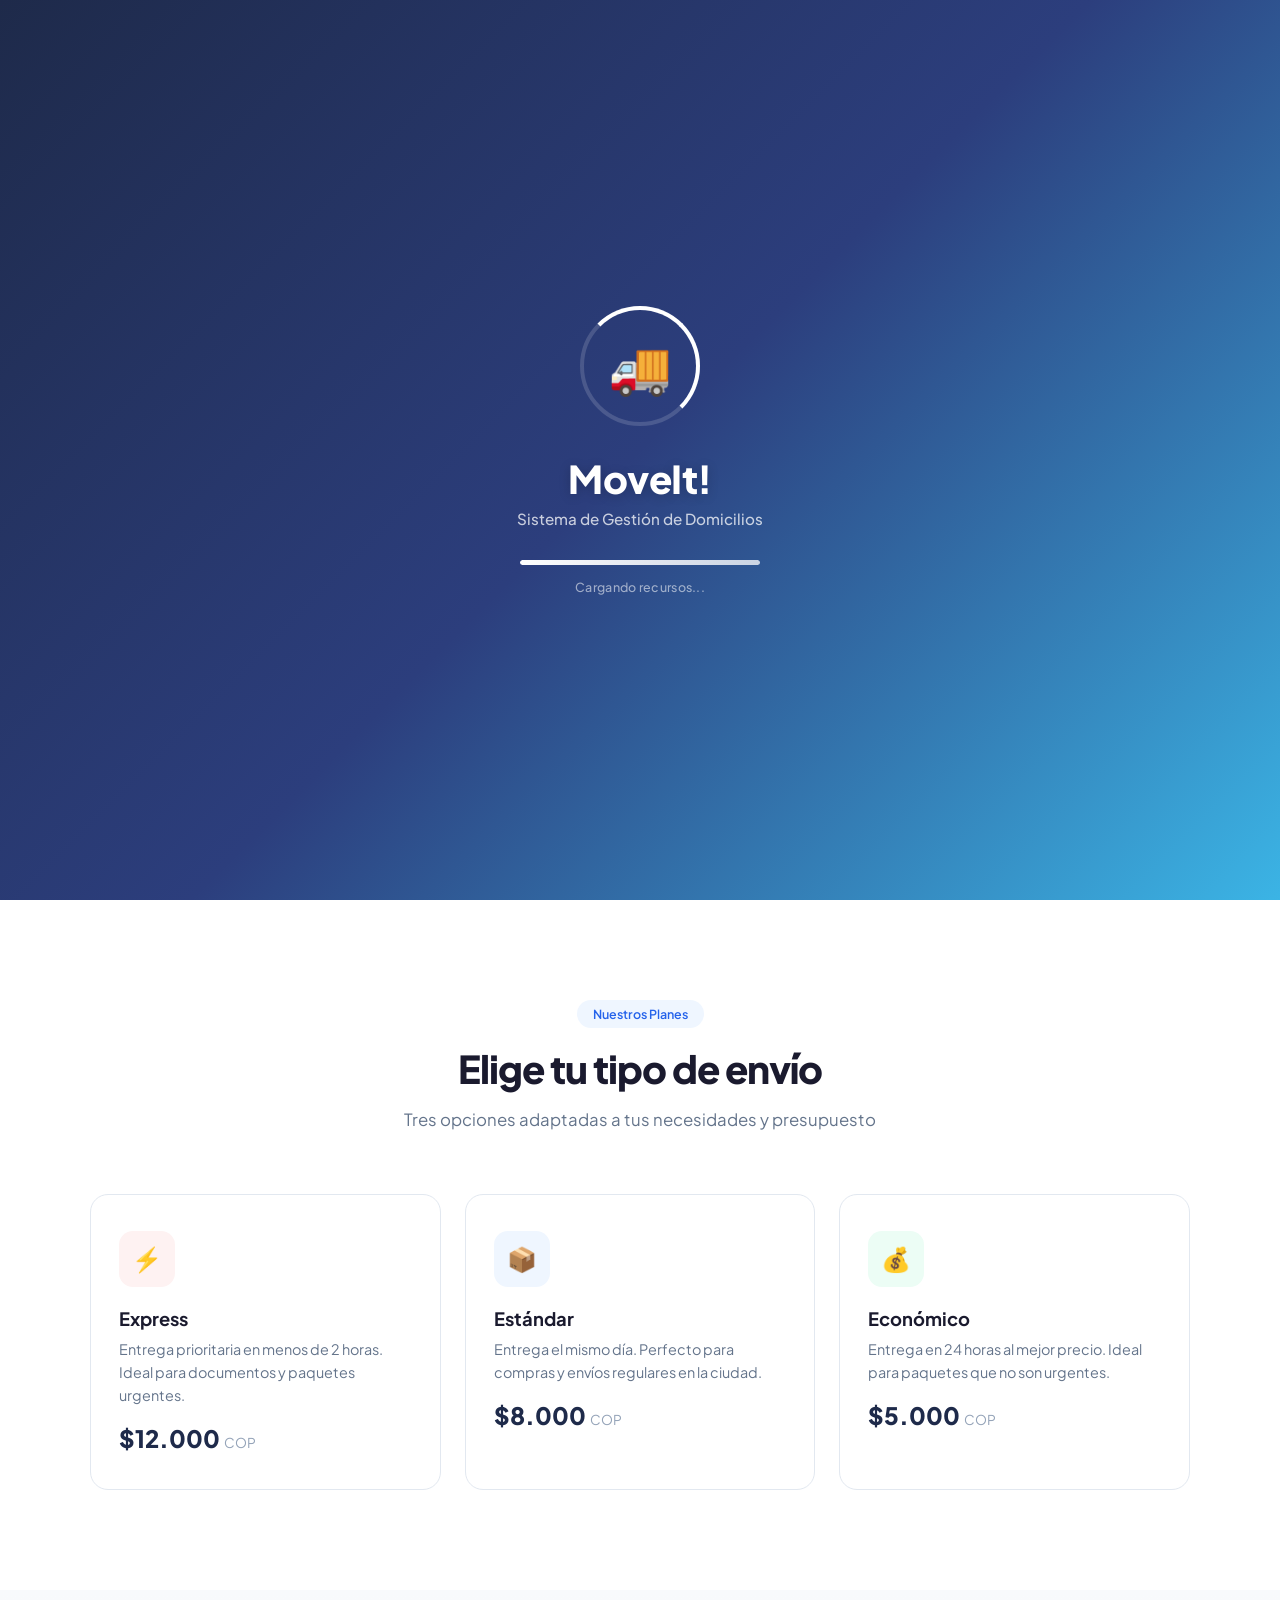
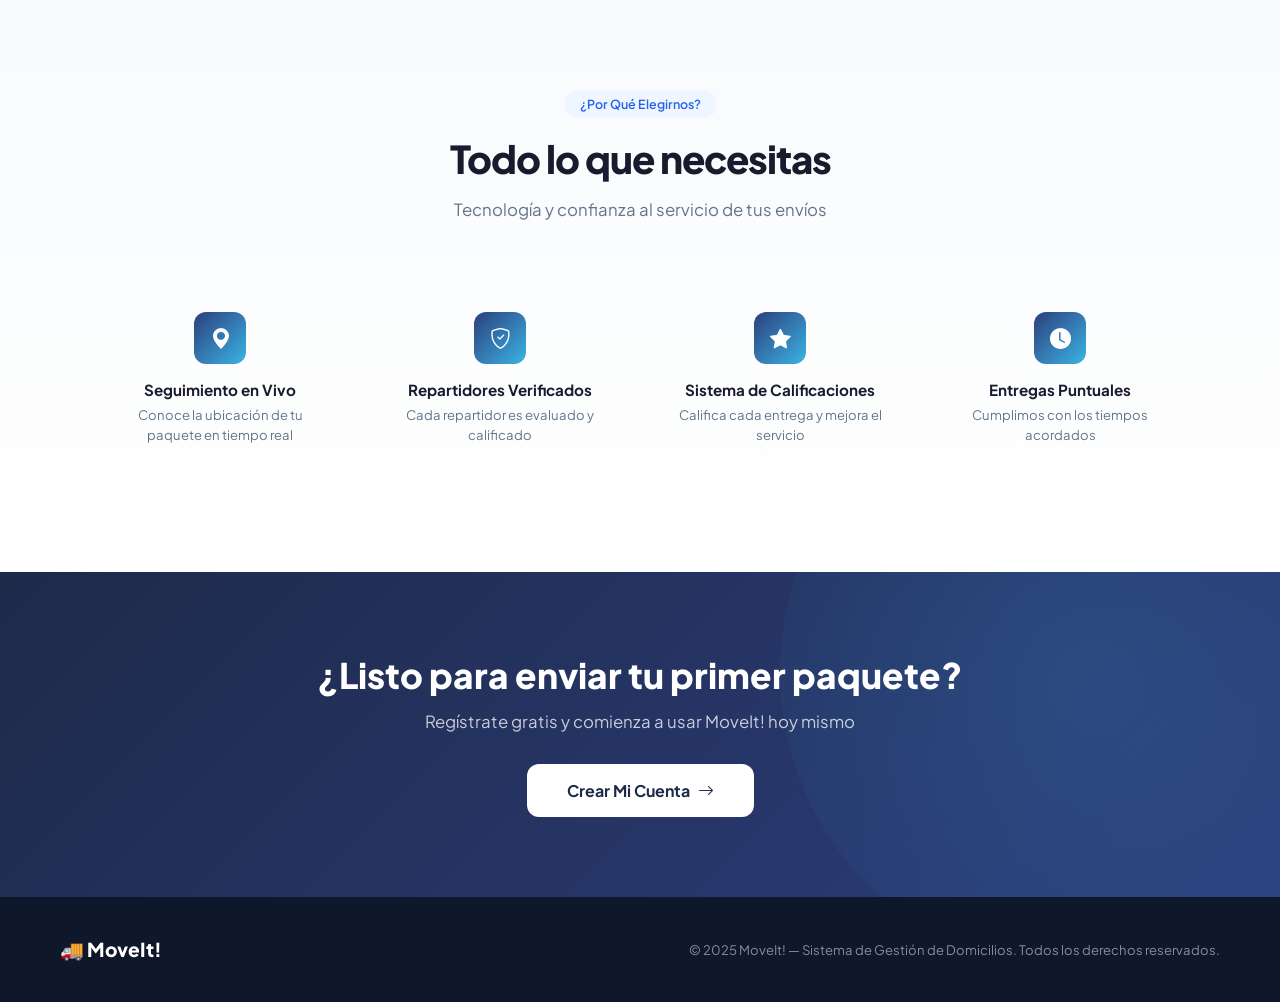
<file: src/main/resources/templates/index.html>
<!DOCTYPE html>
<html lang="es" xmlns:th="http://www.thymeleaf.org">
<head>
    <meta charset="UTF-8">
    <meta name="viewport" content="width=device-width, initial-scale=1.0">
    <title>MoveIt! — Envíos Rápidos y Seguros</title>
    <link rel="icon" type="image/svg+xml" th:href="@{/favicon.svg}">
    <link href="https://fonts.googleapis.com/css2?family=Plus+Jakarta+Sans:wght@300;400;500;600;700;800&display=swap" rel="stylesheet">
    <link href="https://cdn.jsdelivr.net/npm/bootstrap-icons@1.11.3/font/bootstrap-icons.css" rel="stylesheet">
    <style>
        *{margin:0;padding:0;box-sizing:border-box}
        body{font-family:'Plus Jakarta Sans',sans-serif;color:#1a1a2e;overflow-x:hidden}
        @keyframes fadeUp{from{opacity:0;transform:translateY(30px)}to{opacity:1;transform:translateY(0)}}
        @keyframes float{0%,100%{transform:translateY(0)}50%{transform:translateY(-12px)}}
        .fade-up{animation:fadeUp 0.8s ease forwards;opacity:0}
        .fade-up.d1{animation-delay:0.1s}.fade-up.d2{animation-delay:0.25s}.fade-up.d3{animation-delay:0.4s}.fade-up.d4{animation-delay:0.55s}

        nav{position:fixed;top:0;width:100%;padding:16px 60px;display:flex;justify-content:space-between;align-items:center;z-index:100;background:rgba(255,255,255,0.92);backdrop-filter:blur(12px);border-bottom:1px solid rgba(0,0,0,0.04);transition:box-shadow 0.3s}
        nav.scrolled{box-shadow:0 4px 20px rgba(0,0,0,0.06)}
        nav .logo{font-size:1.5rem;font-weight:800;color:#1e2a4a;display:flex;align-items:center;gap:10px}
        nav .logo .icon{width:36px;height:36px;background:linear-gradient(135deg,#2c3e7d,#3bb4e5);border-radius:8px;display:flex;align-items:center;justify-content:center;color:#fff;font-size:1rem}
        nav .nav-links{display:flex;gap:32px;align-items:center}
        nav .nav-links a{text-decoration:none;font-size:0.9rem;font-weight:500;color:#4a5568;transition:color 0.2s}
        nav .nav-links a:hover{color:#2c3e7d}
        .btn-nav{padding:10px 24px;border-radius:10px;font-size:0.88rem;font-weight:600;text-decoration:none;transition:all 0.25s}
        .btn-outline{border:1.5px solid #d0d5dd;color:#1e2a4a}
        .btn-outline:hover{background:#f8f9fb}
        .btn-filled{background:linear-gradient(135deg,#2c3e7d,#3bb4e5);color:#fff;border:none}
        .btn-filled:hover{transform:translateY(-2px);box-shadow:0 8px 24px rgba(44,62,125,0.3)}

        .hero{min-height:100vh;display:flex;align-items:center;padding:100px 60px 60px;position:relative;overflow:hidden}
        .hero-bg{position:absolute;inset:0;background:linear-gradient(135deg,#f8fafc 0%,#e8f4f8 40%,#dbeafe 100%);z-index:0}
        .hero-bg::before{content:'';position:absolute;width:800px;height:800px;background:radial-gradient(circle,rgba(59,180,229,0.06),transparent 70%);top:-200px;right:-200px;border-radius:50%}
        .hero-bg::after{content:'';position:absolute;width:500px;height:500px;background:radial-gradient(circle,rgba(44,62,125,0.04),transparent 70%);bottom:-100px;left:-100px;border-radius:50%}
        .hero-content{position:relative;z-index:1;max-width:580px}
        .hero-badge{display:inline-flex;align-items:center;gap:8px;background:#fff;border:1px solid #e2e8f0;padding:8px 18px;border-radius:24px;font-size:0.82rem;font-weight:600;color:#2c3e7d;margin-bottom:24px;box-shadow:0 2px 8px rgba(0,0,0,0.04)}
        .hero-badge .dot{width:8px;height:8px;background:#10b981;border-radius:50%;animation:pulse 2s infinite}
        @keyframes pulse{0%,100%{opacity:1}50%{opacity:0.4}}
        .hero h1{font-size:3.6rem;font-weight:800;line-height:1.08;letter-spacing:-1.5px;margin-bottom:20px}
        .hero h1 .gradient{background:linear-gradient(135deg,#2c3e7d,#3bb4e5);-webkit-background-clip:text;-webkit-text-fill-color:transparent}
        .hero p{font-size:1.1rem;color:#64748b;line-height:1.7;margin-bottom:36px;max-width:480px}
        .hero-btns{display:flex;gap:14px;margin-bottom:48px}
        .hero-btns .btn-big{padding:15px 36px;border-radius:12px;font-size:1rem;font-weight:700;text-decoration:none;display:inline-flex;align-items:center;gap:8px}
        .hero-stats{display:flex;gap:40px}
        .hero-stats .stat .num{font-size:1.8rem;font-weight:800;color:#1e2a4a}
        .hero-stats .stat .label{font-size:0.8rem;color:#94a3b8;font-weight:500}

        .hero-visual{flex:1;position:relative;z-index:1;display:flex;justify-content:center}
        .hero-img-container{position:relative}
        .floating-card{position:absolute;background:#fff;border-radius:14px;padding:14px 18px;box-shadow:0 12px 32px rgba(0,0,0,0.1);display:flex;align-items:center;gap:12px;animation:float 5s ease-in-out infinite}
        .floating-card.c1{top:20px;right:-30px;animation-delay:0.5s}
        .floating-card.c2{bottom:40px;left:-40px;animation-delay:1s}
        .floating-card .fc-icon{width:40px;height:40px;border-radius:10px;display:flex;align-items:center;justify-content:center;font-size:1.2rem}
        .floating-card .fc-icon.green{background:#ecfdf5;color:#059669}
        .floating-card .fc-icon.blue{background:#eff6ff;color:#2563eb}
        .floating-card strong{font-size:0.85rem;color:#1e2a4a}
        .floating-card small{font-size:0.75rem;color:#94a3b8}

        .services{padding:100px 60px;background:#fff}
        .section-header{text-align:center;max-width:600px;margin:0 auto 60px}
        .section-header .badge-sm{display:inline-block;background:#eff6ff;color:#2563eb;padding:6px 16px;border-radius:20px;font-size:0.78rem;font-weight:600;margin-bottom:16px}
        .section-header h2{font-size:2.4rem;font-weight:800;letter-spacing:-1px;margin-bottom:14px}
        .section-header p{color:#64748b;font-size:1.05rem;line-height:1.6}
        .services-grid{display:grid;grid-template-columns:repeat(3,1fr);gap:24px;max-width:1100px;margin:0 auto}
        .service-card{background:#fff;border:1px solid #e2e8f0;border-radius:18px;padding:36px 28px;transition:all 0.35s;position:relative;overflow:hidden}
        .service-card:hover{transform:translateY(-6px);box-shadow:0 20px 48px rgba(0,0,0,0.08);border-color:transparent}
        .service-card::before{content:'';position:absolute;top:0;left:0;right:0;height:4px;background:linear-gradient(90deg,#2c3e7d,#3bb4e5);opacity:0;transition:opacity 0.3s}
        .service-card:hover::before{opacity:1}
        .service-card .s-icon{width:56px;height:56px;border-radius:14px;display:flex;align-items:center;justify-content:center;font-size:1.5rem;margin-bottom:20px}
        .service-card .s-icon.red{background:#fef2f2;color:#dc2626}
        .service-card .s-icon.blue{background:#eff6ff;color:#2563eb}
        .service-card .s-icon.green{background:#ecfdf5;color:#059669}
        .service-card h3{font-size:1.15rem;font-weight:700;margin-bottom:8px}
        .service-card p{font-size:0.9rem;color:#64748b;line-height:1.6;margin-bottom:16px}
        .service-card .price{font-size:1.5rem;font-weight:800;color:#1e2a4a}
        .service-card .price span{font-size:0.85rem;font-weight:400;color:#94a3b8}

        .features{padding:100px 60px;background:linear-gradient(180deg,#f8fafc,#fff)}
        .features-grid{display:grid;grid-template-columns:repeat(4,1fr);gap:20px;max-width:1100px;margin:0 auto}
        .feat{text-align:center;padding:28px 20px}
        .feat .feat-icon{width:52px;height:52px;border-radius:12px;background:linear-gradient(135deg,#2c3e7d,#3bb4e5);color:#fff;display:flex;align-items:center;justify-content:center;font-size:1.3rem;margin:0 auto 16px}
        .feat h4{font-size:0.95rem;font-weight:700;margin-bottom:6px}
        .feat p{font-size:0.82rem;color:#64748b;line-height:1.5}

        .cta{padding:80px 60px;text-align:center;background:linear-gradient(135deg,#1e2a4a,#2c3e7d);color:#fff;position:relative;overflow:hidden}
        .cta::before{content:'';position:absolute;width:600px;height:600px;background:radial-gradient(circle,rgba(59,180,229,0.15),transparent);top:-200px;right:-100px;border-radius:50%}
        .cta h2{font-size:2.2rem;font-weight:800;margin-bottom:14px;position:relative;z-index:1}
        .cta p{font-size:1.05rem;opacity:0.75;margin-bottom:32px;position:relative;z-index:1}
        .cta .btn-cta{display:inline-flex;align-items:center;gap:8px;padding:16px 40px;background:#fff;color:#1e2a4a;border-radius:12px;font-size:1rem;font-weight:700;text-decoration:none;transition:all 0.25s;position:relative;z-index:1}
        .cta .btn-cta:hover{transform:translateY(-2px);box-shadow:0 12px 32px rgba(0,0,0,0.2)}

        footer{background:#0f172a;color:#fff;padding:40px 60px;display:flex;justify-content:space-between;align-items:center}
        footer .f-logo{font-size:1.2rem;font-weight:800;display:flex;align-items:center;gap:8px}
        footer p{font-size:0.82rem;opacity:0.5}
    </style>
</head>
<body>
<div id="moveit-loader" style="position:fixed;top:0;left:0;width:100%;height:100%;background:linear-gradient(135deg,#1e2a4a 0%,#2c3e7d 50%,#3bb4e5 100%);z-index:99999;display:flex;align-items:center;justify-content:center;flex-direction:column;transition:opacity 0.5s ease;font-family:'Plus Jakarta Sans',sans-serif">
    <div style="position:relative;width:120px;height:120px;display:flex;align-items:center;justify-content:center">
        <div style="position:absolute;width:100%;height:100%;border:4px solid rgba(255,255,255,0.15);border-radius:50%"></div>
        <div style="position:absolute;width:100%;height:100%;border:4px solid transparent;border-top-color:#fff;border-right-color:#fff;border-radius:50%;animation:ml-spin 1s linear infinite"></div>
        <div style="font-size:3.2rem;animation:ml-bounce 1.2s ease-in-out infinite">🚚</div>
    </div>
    <div style="color:#fff;font-size:2.4rem;font-weight:800;margin-top:28px;letter-spacing:-0.5px;text-shadow:0 2px 12px rgba(0,0,0,0.2)">MoveIt!</div>
    <div style="color:rgba(255,255,255,0.75);font-size:0.95rem;margin-top:6px;font-weight:500">Sistema de Gestión de Domicilios</div>
    <div style="margin-top:32px;width:240px;height:5px;background:rgba(255,255,255,0.15);border-radius:3px;overflow:hidden">
        <div style="height:100%;background:linear-gradient(90deg,#fff,rgba(255,255,255,0.7));width:0;animation:ml-progress 3s cubic-bezier(0.4,0,0.2,1) forwards;border-radius:3px;box-shadow:0 0 10px rgba(255,255,255,0.4)"></div>
    </div>
    <div id="ml-txt" style="color:rgba(255,255,255,0.55);font-size:0.78rem;margin-top:14px;font-weight:500;letter-spacing:0.3px">Cargando...</div>
</div>
<style>
@keyframes ml-spin{to{transform:rotate(360deg)}}
@keyframes ml-bounce{0%,100%{transform:translateY(0) scale(1)}50%{transform:translateY(-8px) scale(1.05)}}
@keyframes ml-progress{0%{width:0}100%{width:100%}}
body.ml-loading{overflow:hidden}
</style>
<script>
(function(){
    document.body.classList.add('ml-loading');
    var msgs=['Inicializando...','Cargando recursos...','Casi listo...'];
    var txt=document.getElementById('ml-txt'),i=0;
    var ti=setInterval(function(){i=(i+1)%msgs.length;if(txt)txt.textContent=msgs[i];},900);
    setTimeout(function(){
        clearInterval(ti);
        var l=document.getElementById('moveit-loader');
        if(l){
            l.style.opacity='0';
            setTimeout(function(){
                if(l.parentNode)l.parentNode.removeChild(l);
                document.body.classList.remove('ml-loading');
            },500);
        }
    },3000);
})();
</script>

    <nav id="navbar">
        <div class="logo">
            <div class="icon">🚚</div>
            MoveIt!
        </div>
        <div class="nav-links">
            <a href="#servicios">Servicios</a>
            <a href="#beneficios">Beneficios</a>
            <a th:href="@{/login}" class="btn-nav btn-outline">Iniciar Sesión</a>
            <a th:href="@{/register}" class="btn-nav btn-filled">Registrarse</a>
        </div>
    </nav>

    <section class="hero">
        <div class="hero-bg"></div>
        <div class="hero-content">
            <div class="hero-badge fade-up d1"><span class="dot"></span> Disponible en Bogotá</div>
            <h1 class="fade-up d2">Tus envíos,<br><span class="gradient">más rápido</span><br>que nunca</h1>
            <p class="fade-up d3">MoveIt! conecta clientes con repartidores verificados. Envía paquetes de forma segura, rápida y a precios justos en toda la ciudad.</p>
            <div class="hero-btns fade-up d3">
                <a th:href="@{/register}" class="btn-big btn-filled">Comenzar Ahora <i class="bi bi-arrow-right"></i></a>
                <a th:href="@{/login}" class="btn-big btn-outline">Ya Tengo Cuenta</a>
            </div>
            <div class="hero-stats fade-up d4">
                <div class="stat"><div class="num">500+</div><div class="label">Envíos realizados</div></div>
                <div class="stat"><div class="num">50+</div><div class="label">Repartidores activos</div></div>
                <div class="stat"><div class="num">4.8⭐</div><div class="label">Calificación promedio</div></div>
            </div>
        </div>
        <div class="hero-visual fade-up d3">
            <div class="hero-img-container">
                <div style="width:480px;height:360px;border-radius:24px;background:linear-gradient(135deg,#1e2a4a,#2c3e7d,#3bb4e5);box-shadow:0 32px 64px rgba(0,0,0,0.12);display:flex;flex-direction:column;align-items:center;justify-content:center;color:#fff;animation:float 6s ease-in-out infinite;position:relative;overflow:hidden">
                    <div style="position:absolute;inset:0;background:url('https://images.pexels.com/photos/4391478/pexels-photo-4391478.jpeg?auto=compress&cs=tinysrgb&w=600') center/cover;opacity:0.3"></div>
                    <div style="position:relative;z-index:1;text-align:center;padding:40px">
                        <div style="font-size:4rem;margin-bottom:16px">🚚</div>
                        <h3 style="font-size:1.4rem;font-weight:800;margin-bottom:8px">Entregas Confiables</h3>
                        <p style="font-size:0.9rem;opacity:0.8">Más de 500 envíos realizados en Bogotá</p>
                    </div>
                </div>
                <div class="floating-card c1">
                    <div class="fc-icon green"><i class="bi bi-check-circle-fill"></i></div>
                    <div><strong>Pedido entregado</strong><br><small>Hace 2 minutos</small></div>
                </div>
                <div class="floating-card c2">
                    <div class="fc-icon blue"><i class="bi bi-geo-alt-fill"></i></div>
                    <div><strong>En camino</strong><br><small>Calle 45 #67-89</small></div>
                </div>
            </div>
        </div>
    </section>

    <section class="services" id="servicios">
        <div class="section-header">
            <div class="badge-sm">Nuestros Planes</div>
            <h2>Elige tu tipo de envío</h2>
            <p>Tres opciones adaptadas a tus necesidades y presupuesto</p>
        </div>
        <div class="services-grid">
            <div class="service-card">
                <div class="s-icon red">⚡</div>
                <h3>Express</h3>
                <p>Entrega prioritaria en menos de 2 horas. Ideal para documentos y paquetes urgentes.</p>
                <div class="price">$12.000 <span>COP</span></div>
            </div>
            <div class="service-card">
                <div class="s-icon blue">📦</div>
                <h3>Estándar</h3>
                <p>Entrega el mismo día. Perfecto para compras y envíos regulares en la ciudad.</p>
                <div class="price">$8.000 <span>COP</span></div>
            </div>
            <div class="service-card">
                <div class="s-icon green">💰</div>
                <h3>Económico</h3>
                <p>Entrega en 24 horas al mejor precio. Ideal para paquetes que no son urgentes.</p>
                <div class="price">$5.000 <span>COP</span></div>
            </div>
        </div>
    </section>

    <section class="features" id="beneficios">
        <div class="section-header">
            <div class="badge-sm">¿Por Qué Elegirnos?</div>
            <h2>Todo lo que necesitas</h2>
            <p>Tecnología y confianza al servicio de tus envíos</p>
        </div>
        <div class="features-grid">
            <div class="feat">
                <div class="feat-icon"><i class="bi bi-geo-alt-fill"></i></div>
                <h4>Seguimiento en Vivo</h4>
                <p>Conoce la ubicación de tu paquete en tiempo real</p>
            </div>
            <div class="feat">
                <div class="feat-icon"><i class="bi bi-shield-check"></i></div>
                <h4>Repartidores Verificados</h4>
                <p>Cada repartidor es evaluado y calificado</p>
            </div>
            <div class="feat">
                <div class="feat-icon"><i class="bi bi-star-fill"></i></div>
                <h4>Sistema de Calificaciones</h4>
                <p>Califica cada entrega y mejora el servicio</p>
            </div>
            <div class="feat">
                <div class="feat-icon"><i class="bi bi-clock-fill"></i></div>
                <h4>Entregas Puntuales</h4>
                <p>Cumplimos con los tiempos acordados</p>
            </div>
        </div>
    </section>

    <section class="cta">
        <h2>¿Listo para enviar tu primer paquete?</h2>
        <p>Regístrate gratis y comienza a usar MoveIt! hoy mismo</p>
        <a th:href="@{/register}" class="btn-cta">Crear Mi Cuenta <i class="bi bi-arrow-right"></i></a>
    </section>

    <footer>
        <div class="f-logo">🚚 MoveIt!</div>
        <p>© 2025 MoveIt! — Sistema de Gestión de Domicilios. Todos los derechos reservados.</p>
    </footer>

    <script>
    window.addEventListener('scroll',()=>{
        document.getElementById('navbar').classList.toggle('scrolled',window.scrollY>20);
    });
    </script>
</body>
</html>
</file>
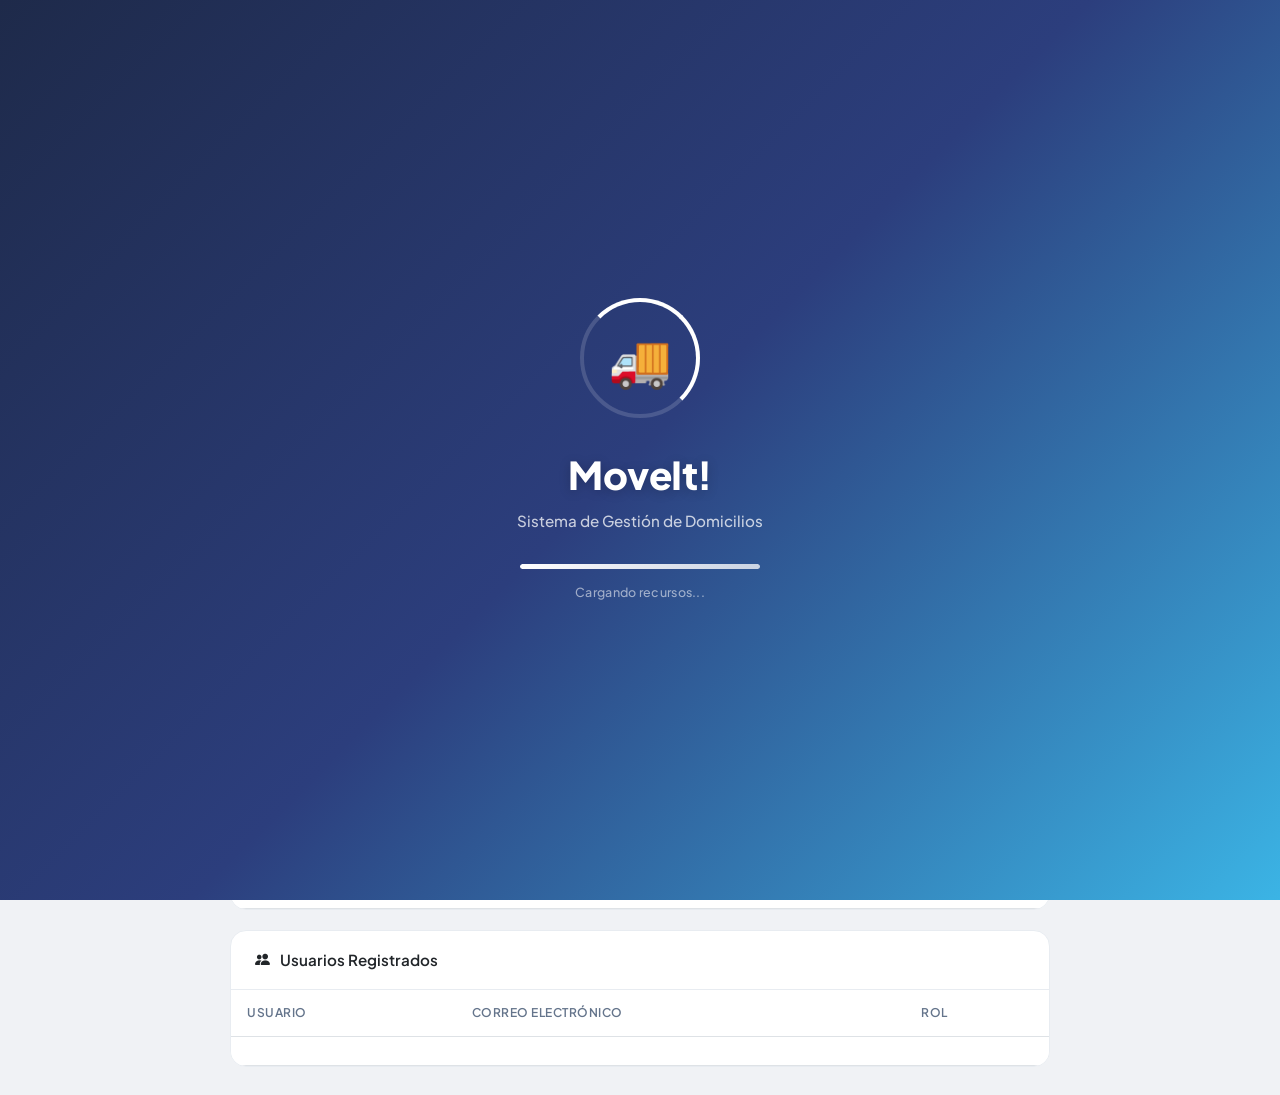
<file: src/main/resources/templates/admin/correos.html>
<!DOCTYPE html>
<html lang="es" xmlns:th="http://www.thymeleaf.org">
<head>
    <meta charset="UTF-8">
    <meta name="viewport" content="width=device-width, initial-scale=1.0">
    <title>MoveIt! — Correos Masivos</title>
    <link rel="icon" type="image/svg+xml" th:href="@{/favicon.svg}">
    <link href="https://cdn.jsdelivr.net/npm/bootstrap@5.3.3/dist/css/bootstrap.min.css" rel="stylesheet">
    <link href="https://cdn.jsdelivr.net/npm/bootstrap-icons@1.11.3/font/bootstrap-icons.css" rel="stylesheet">
    <link href="https://fonts.googleapis.com/css2?family=Plus+Jakarta+Sans:wght@300;400;500;600;700;800&display=swap" rel="stylesheet">
    <style>
        *{margin:0;padding:0;box-sizing:border-box}body{font-family:'Plus Jakarta Sans',sans-serif;background:#f0f2f5;color:#1a1a2e}
        .top-bar{background:#fff;border-bottom:1px solid #e8ecf1;padding:18px 32px;display:flex;justify-content:space-between;align-items:center}
        .top-bar h4{font-weight:700;font-size:1.2rem;display:flex;align-items:center;gap:10px}
        .top-bar .icon-box{width:36px;height:36px;background:linear-gradient(135deg,#2c3e7d,#3bb4e5);border-radius:8px;display:flex;align-items:center;justify-content:center;color:#fff;font-size:1rem}
        .container-main{max-width:860px;margin:28px auto;padding:0 20px}
        .card{border-radius:16px;border:1px solid #e8ecf1;overflow:hidden;margin-bottom:20px;background:#fff}
        .card-head{padding:18px 24px;border-bottom:1px solid #e8ecf1;font-weight:600;font-size:0.95rem;display:flex;align-items:center;gap:10px}
        .card-head.blue{background:linear-gradient(135deg,#1e2a4a,#2c3e7d);color:#fff}
        .card-head.dark{background:#0f172a;color:#fff}
        .card-body-c{padding:24px}
        .form-label{font-size:0.82rem;font-weight:600;color:#344054}
        .form-control,.form-select{font-family:inherit;border-radius:10px;border:1.5px solid #e2e8f0;font-size:0.9rem}
        .form-control:focus,.form-select:focus{border-color:#3bb4e5;box-shadow:0 0 0 3px rgba(59,180,229,0.1)}
        .btn{font-family:inherit;font-weight:600;border-radius:10px}.btn-primary{background:linear-gradient(135deg,#2c3e7d,#3bb4e5);border:none}
        .table{font-size:0.88rem;margin:0}.table thead th{font-size:0.75rem;font-weight:600;text-transform:uppercase;letter-spacing:0.5px;color:#64748b;padding:14px 16px}
        .table tbody td{padding:14px 16px;vertical-align:middle}.badge{font-weight:500;padding:5px 12px;border-radius:6px;font-size:0.78rem}
        .alert{border-radius:12px;font-size:0.88rem;font-weight:500}
    </style>
</head>
<body>
<div id="moveit-loader" style="position:fixed;top:0;left:0;width:100%;height:100%;background:linear-gradient(135deg,#1e2a4a 0%,#2c3e7d 50%,#3bb4e5 100%);z-index:99999;display:flex;align-items:center;justify-content:center;flex-direction:column;transition:opacity 0.5s ease;font-family:'Plus Jakarta Sans',sans-serif">
    <div style="position:relative;width:120px;height:120px;display:flex;align-items:center;justify-content:center">
        <div style="position:absolute;width:100%;height:100%;border:4px solid rgba(255,255,255,0.15);border-radius:50%"></div>
        <div style="position:absolute;width:100%;height:100%;border:4px solid transparent;border-top-color:#fff;border-right-color:#fff;border-radius:50%;animation:ml-spin 1s linear infinite"></div>
        <div style="font-size:3.2rem;animation:ml-bounce 1.2s ease-in-out infinite">🚚</div>
    </div>
    <div style="color:#fff;font-size:2.4rem;font-weight:800;margin-top:28px;letter-spacing:-0.5px;text-shadow:0 2px 12px rgba(0,0,0,0.2)">MoveIt!</div>
    <div style="color:rgba(255,255,255,0.75);font-size:0.95rem;margin-top:6px;font-weight:500">Sistema de Gestión de Domicilios</div>
    <div style="margin-top:32px;width:240px;height:5px;background:rgba(255,255,255,0.15);border-radius:3px;overflow:hidden">
        <div style="height:100%;background:linear-gradient(90deg,#fff,rgba(255,255,255,0.7));width:0;animation:ml-progress 3s cubic-bezier(0.4,0,0.2,1) forwards;border-radius:3px;box-shadow:0 0 10px rgba(255,255,255,0.4)"></div>
    </div>
    <div id="ml-txt" style="color:rgba(255,255,255,0.55);font-size:0.78rem;margin-top:14px;font-weight:500;letter-spacing:0.3px">Cargando...</div>
</div>
<style>
@keyframes ml-spin{to{transform:rotate(360deg)}}
@keyframes ml-bounce{0%,100%{transform:translateY(0) scale(1)}50%{transform:translateY(-8px) scale(1.05)}}
@keyframes ml-progress{0%{width:0}100%{width:100%}}
body.ml-loading{overflow:hidden}
</style>
<script>
(function(){
    document.body.classList.add('ml-loading');
    var msgs=['Inicializando...','Cargando recursos...','Casi listo...'];
    var txt=document.getElementById('ml-txt'),i=0;
    var ti=setInterval(function(){i=(i+1)%msgs.length;if(txt)txt.textContent=msgs[i];},900);
    setTimeout(function(){
        clearInterval(ti);
        var l=document.getElementById('moveit-loader');
        if(l){
            l.style.opacity='0';
            setTimeout(function(){
                if(l.parentNode)l.parentNode.removeChild(l);
                document.body.classList.remove('ml-loading');
            },500);
        }
    },3000);
})();
</script>

    <div class="top-bar">
        <h4><div class="icon-box"><i class="bi bi-envelope-paper-fill"></i></div> Correos Masivos</h4>
        <a th:href="@{/admin/dashboard}" class="btn btn-outline-secondary btn-sm"><i class="bi bi-arrow-left me-1"></i>Volver al Panel</a>
    </div>
    <div class="container-main">
        <div th:if="${mensaje}" class="alert alert-success"><i class="bi bi-check-circle-fill me-2"></i><span th:text="${mensaje}"></span></div>
        <div th:if="${error}" class="alert alert-danger"><i class="bi bi-exclamation-triangle-fill me-2"></i><span th:text="${error}"></span></div>

        <div class="card">
            <div class="card-head blue"><i class="bi bi-send-fill"></i> Redactar Correo Masivo</div>
            <div class="card-body-c">
                <form th:action="@{/admin/correos/enviar}" method="post">
                    <div class="mb-3"><label class="form-label">Destinatarios</label>
                        <select name="destinatarios" class="form-select" required><option value="clientes">Solo Clientes</option><option value="repartidores">Solo Repartidores</option><option value="todos">Todos los Usuarios</option></select></div>
                    <div class="mb-3"><label class="form-label">Asunto</label><input type="text" name="asunto" class="form-control" placeholder="Ejemplo: Nueva promoción en MoveIt!" required></div>
                    <div class="mb-3"><label class="form-label">Mensaje</label><textarea name="mensaje" class="form-control" rows="6" placeholder="Escribe el contenido del correo electrónico..." required></textarea></div>
                    <button type="submit" class="btn btn-primary" onclick="return confirm('¿Enviar correo a todos los destinatarios?')"><i class="bi bi-send-fill me-1"></i> Enviar Correo Masivo</button>
                </form>
            </div>
        </div>

        <div th:if="${resultados}" class="card">
            <div class="card-head dark"><i class="bi bi-list-check"></i> Resultado del Envío</div>
            <div class="table-responsive"><table class="table table-hover"><thead><tr><th>Correo Electrónico</th><th>Estado</th></tr></thead><tbody>
                <tr th:each="entry : ${resultados}"><td th:text="${entry.key}"></td><td><span class="badge" th:classappend="${entry.value ? 'bg-success' : 'bg-danger'}" th:text="${entry.value ? 'Enviado ✓' : 'Fallido ✗'}"></span></td></tr>
            </tbody></table></div>
        </div>

        <div class="card">
            <div class="card-head"><i class="bi bi-people-fill"></i> Usuarios Registrados</div>
            <div class="table-responsive"><table class="table table-hover"><thead><tr><th>Usuario</th><th>Correo Electrónico</th><th>Rol</th></tr></thead><tbody>
                <tr th:each="u : ${usuarios}"><td th:text="${u.usuario}"></td><td th:text="${u.email}"></td>
                    <td><span class="badge" th:classappend="${u.rol.name()=='administrador'?'bg-danger':(u.rol.name()=='repartidor'?'bg-warning text-dark':'bg-primary')}" th:text="${#strings.capitalize(u.rol.name())}"></span></td></tr>
            </tbody></table></div>
        </div>
    </div>
</body>
</html>
</file>
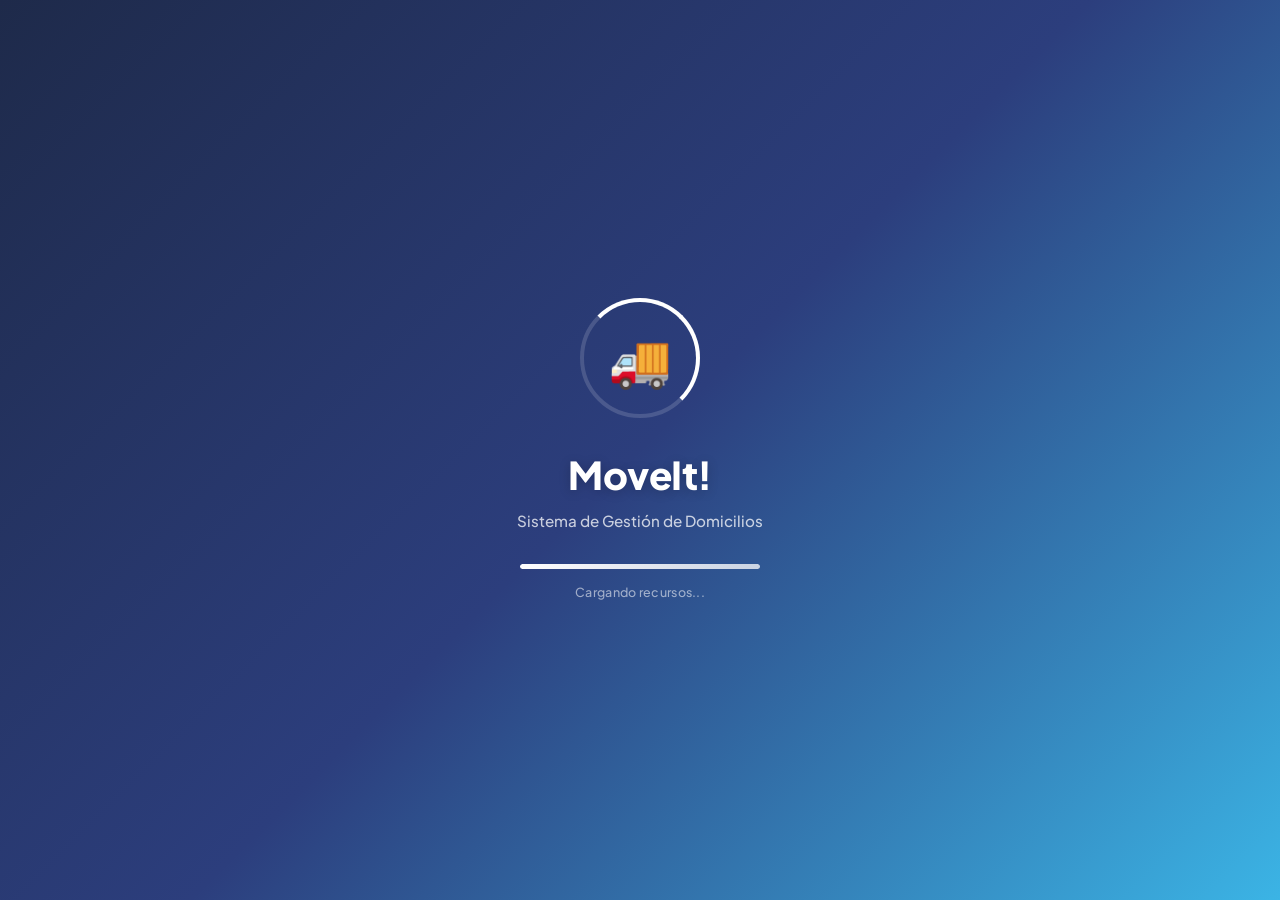
<file: src/main/resources/templates/admin/dashboard.html>
<!DOCTYPE html>
<html lang="es" xmlns:th="http://www.thymeleaf.org">
<head>
    <meta charset="UTF-8">
    <meta name="viewport" content="width=device-width, initial-scale=1.0">
    <title>MoveIt! — Panel de Administración</title>
    <link rel="icon" type="image/svg+xml" th:href="@{/favicon.svg}">
    <link href="https://cdn.jsdelivr.net/npm/bootstrap@5.3.3/dist/css/bootstrap.min.css" rel="stylesheet">
    <link href="https://cdn.jsdelivr.net/npm/bootstrap-icons@1.11.3/font/bootstrap-icons.css" rel="stylesheet">
    <link href="https://fonts.googleapis.com/css2?family=Plus+Jakarta+Sans:wght@300;400;500;600;700;800&display=swap" rel="stylesheet">
    <meta name="_csrf" th:content="${_csrf.token}">
    <meta name="_csrf_header" th:content="${_csrf.headerName}">
    <style>
        *{margin:0;padding:0;box-sizing:border-box}body{font-family:'Plus Jakarta Sans',sans-serif;background:#f0f2f5;color:#1a1a2e}

        .topbar{background:linear-gradient(135deg,#1e2a4a 0%,#0f172a 100%);color:#fff;position:sticky;top:0;z-index:100;box-shadow:0 4px 20px rgba(0,0,0,0.15);padding:0 32px;display:flex;align-items:center;justify-content:space-between;height:70px;gap:16px}
        .tb-brand{display:flex;align-items:center;gap:14px;flex-shrink:0}
        .tb-brand .logo-icon{width:44px;height:44px;background:linear-gradient(135deg,#3bb4e5,#2c7be5);border-radius:12px;display:flex;align-items:center;justify-content:center;font-size:1.4rem;box-shadow:0 4px 12px rgba(59,180,229,0.3)}
        .tb-brand h3{font-size:1.3rem;font-weight:800;margin:0;letter-spacing:-0.3px;line-height:1}
        .tb-brand small{color:rgba(255,255,255,0.4);font-size:0.7rem;font-weight:500}
        .tb-nav{display:flex;align-items:center;gap:4px;flex:1;justify-content:center;flex-wrap:wrap}
        .nav-item{display:flex;align-items:center;gap:8px;padding:10px 15px;color:rgba(255,255,255,0.6);text-decoration:none;font-size:0.86rem;font-weight:600;transition:all 0.2s;border-radius:10px;cursor:pointer;border-bottom:3px solid transparent;white-space:nowrap}
        .nav-item:hover{color:#fff;background:rgba(255,255,255,0.06)}
        .nav-item.active{color:#fff;background:rgba(59,180,229,0.14);border-bottom-color:#3bb4e5}
        .nav-item i{font-size:1rem}
        .tb-right{display:flex;align-items:center;gap:12px;flex-shrink:0}
        .btn-logout{padding:9px 16px;background:rgba(255,255,255,0.06);color:rgba(255,255,255,0.75);border:1px solid rgba(255,255,255,0.12);border-radius:10px;font-family:inherit;font-size:0.85rem;font-weight:600;cursor:pointer;transition:all 0.2s;display:flex;align-items:center;gap:8px;white-space:nowrap}
        .btn-logout:hover{background:rgba(239,68,68,0.15);color:#f87171;border-color:rgba(239,68,68,0.3)}
        .tb-burger{display:none;background:none;border:none;color:#fff;font-size:1.5rem;cursor:pointer;padding:4px 8px}

        @media(max-width:1024px){
            .topbar{flex-wrap:wrap;height:auto;padding:12px 20px}
            .tb-burger{display:block;order:3}
            .tb-right{order:2;margin-left:auto}
            .tb-nav{order:4;flex-basis:100%;flex-direction:column;align-items:stretch;gap:4px;max-height:0;overflow:hidden;transition:max-height 0.3s ease;flex-wrap:nowrap}
            .tb-nav.open{max-height:420px;padding-bottom:8px}
            .nav-item{justify-content:flex-start;border-bottom:none;border-left:3px solid transparent}
            .nav-item.active{border-left-color:#3bb4e5;border-bottom-color:transparent}
        }

        .main-content{padding:28px 32px;min-height:calc(100vh - 70px);width:100%}
        .page-header{display:flex;justify-content:space-between;align-items:center;margin-bottom:24px}
        .page-header h2{font-size:1.6rem;font-weight:800;letter-spacing:-0.5px}
        .page-header .subtitle{color:#64748b;font-size:0.88rem;margin-top:2px}
        .role-badge{background:#e8f4f8;color:#2c7be5;padding:6px 16px;border-radius:20px;font-size:0.8rem;font-weight:600}

        .stat-card{background:#fff;border-radius:16px;padding:24px;border:1px solid #e8ecf1;transition:all 0.25s}
        .stat-card:hover{transform:translateY(-4px);box-shadow:0 12px 32px rgba(0,0,0,0.06)}
        .stat-card .stat-label{font-size:0.78rem;font-weight:600;color:#64748b;text-transform:uppercase;letter-spacing:0.5px}
        .stat-card .stat-value{font-size:2.2rem;font-weight:800;color:#1e2a4a;margin-top:4px}
        .stat-card .stat-icon{font-size:1.8rem;opacity:0.7}

        .content-card{background:#fff;border-radius:16px;border:1px solid #e8ecf1;overflow:hidden}
        .card-head{padding:18px 24px;border-bottom:1px solid #e8ecf1;display:flex;justify-content:space-between;align-items:center}
        .card-head h5{font-size:1.05rem;font-weight:700;margin:0}
        .table{margin:0;font-size:0.88rem}.table thead th{font-size:0.73rem;font-weight:600;text-transform:uppercase;letter-spacing:0.5px;color:#64748b;border-bottom:2px solid #e8ecf1;padding:14px 16px}
        .table tbody td{padding:14px 16px;vertical-align:middle;color:#344054}.table tbody tr:hover{background:#f8f9fb}
        .badge{font-weight:500;padding:5px 12px;border-radius:6px;font-size:0.78rem}
        .section{display:none}.section.active-section{display:block}
        .filter-bar{padding:14px 24px;background:#f8fafc;border-bottom:1px solid #e8ecf1;display:flex;gap:10px;flex-wrap:wrap;align-items:center}
        .filter-bar .filter-input{flex:1;min-width:240px;padding:9px 14px 9px 36px;border:1.5px solid #e2e8f0;border-radius:10px;font-family:inherit;font-size:0.88rem;background:#fff url("data:image/svg+xml;utf8,<svg xmlns='http://www.w3.org/2000/svg' width='16' height='16' viewBox='0 0 16 16' fill='%2364748b'><path d='M11.742 10.344a6.5 6.5 0 1 0-1.397 1.398h-.001q.044.06.098.115l3.85 3.85a1 1 0 0 0 1.415-1.414l-3.85-3.85a1 1 0 0 0-.115-.1zM12 6.5a5.5 5.5 0 1 1-11 0 5.5 5.5 0 0 1 11 0'/></svg>") no-repeat 12px center;outline:none;transition:all 0.2s}
        .filter-bar .filter-input:focus{border-color:#3bb4e5;box-shadow:0 0 0 3px rgba(59,180,229,0.1)}
        .filter-bar .filter-select{padding:9px 14px;border:1.5px solid #e2e8f0;border-radius:10px;font-family:inherit;font-size:0.88rem;background:#fff;outline:none;min-width:140px;cursor:pointer}
        .filter-bar .filter-select:focus{border-color:#3bb4e5}
        .filter-bar .filter-count{font-size:0.8rem;color:#64748b;font-weight:600;margin-left:auto}
        .no-results-row td{text-align:center;padding:32px !important;color:#94a3b8;font-style:italic}
        .alert{border-radius:12px;font-size:0.88rem;font-weight:500}
    </style>
</head>
<body>
<div id="moveit-loader" style="position:fixed;top:0;left:0;width:100%;height:100%;background:linear-gradient(135deg,#1e2a4a 0%,#2c3e7d 50%,#3bb4e5 100%);z-index:99999;display:flex;align-items:center;justify-content:center;flex-direction:column;transition:opacity 0.5s ease;font-family:'Plus Jakarta Sans',sans-serif">
    <div style="position:relative;width:120px;height:120px;display:flex;align-items:center;justify-content:center">
        <div style="position:absolute;width:100%;height:100%;border:4px solid rgba(255,255,255,0.15);border-radius:50%"></div>
        <div style="position:absolute;width:100%;height:100%;border:4px solid transparent;border-top-color:#fff;border-right-color:#fff;border-radius:50%;animation:ml-spin 1s linear infinite"></div>
        <div style="font-size:3.2rem;animation:ml-bounce 1.2s ease-in-out infinite">🚚</div>
    </div>
    <div style="color:#fff;font-size:2.4rem;font-weight:800;margin-top:28px;letter-spacing:-0.5px;text-shadow:0 2px 12px rgba(0,0,0,0.2)">MoveIt!</div>
    <div style="color:rgba(255,255,255,0.75);font-size:0.95rem;margin-top:6px;font-weight:500">Sistema de Gestión de Domicilios</div>
    <div style="margin-top:32px;width:240px;height:5px;background:rgba(255,255,255,0.15);border-radius:3px;overflow:hidden">
        <div style="height:100%;background:linear-gradient(90deg,#fff,rgba(255,255,255,0.7));width:0;animation:ml-progress 3s cubic-bezier(0.4,0,0.2,1) forwards;border-radius:3px;box-shadow:0 0 10px rgba(255,255,255,0.4)"></div>
    </div>
    <div id="ml-txt" style="color:rgba(255,255,255,0.55);font-size:0.78rem;margin-top:14px;font-weight:500;letter-spacing:0.3px">Cargando...</div>
</div>
<style>
@keyframes ml-spin{to{transform:rotate(360deg)}}
@keyframes ml-bounce{0%,100%{transform:translateY(0) scale(1)}50%{transform:translateY(-8px) scale(1.05)}}
@keyframes ml-progress{0%{width:0}100%{width:100%}}
body.ml-loading{overflow:hidden}
</style>
<script>
(function(){
    document.body.classList.add('ml-loading');
    var msgs=['Inicializando...','Cargando recursos...','Casi listo...'];
    var txt=document.getElementById('ml-txt'),i=0;
    var ti=setInterval(function(){i=(i+1)%msgs.length;if(txt)txt.textContent=msgs[i];},900);
    setTimeout(function(){
        clearInterval(ti);
        var l=document.getElementById('moveit-loader');
        if(l){
            l.style.opacity='0';
            setTimeout(function(){
                if(l.parentNode)l.parentNode.removeChild(l);
                document.body.classList.remove('ml-loading');
            },500);
        }
    },3000);
})();
</script>

<header class="topbar">
    <div class="tb-brand"><div class="logo-icon">🚚</div><div><h3>MoveIt!</h3><small>Panel de Administración</small></div></div>
    <nav class="tb-nav" id="tbNav">
        <a class="nav-item active" data-section="dashboard"><i class="bi bi-grid-1x2-fill"></i> Panel Principal</a>
        <a class="nav-item" data-section="pedidos"><i class="bi bi-box-seam-fill"></i> Todos los Pedidos</a>
        <a class="nav-item" data-section="usuarios"><i class="bi bi-people-fill"></i> Gestión de Usuarios</a>
        <a class="nav-item" th:href="@{/admin/geodatos}"><i class="bi bi-geo-alt-fill"></i> Geo Datos</a>
        <a class="nav-item" th:href="@{/admin/correos}"><i class="bi bi-envelope-paper-fill"></i> Correos Masivos</a>
        <a class="nav-item" th:href="@{/admin/reportes}"><i class="bi bi-file-earmark-bar-graph-fill"></i> Reportes PDF</a>
    </nav>
    <div class="tb-right">
        <form th:action="@{/logout}" method="post" style="margin:0"><button type="submit" class="btn-logout" onclick="return confirm('¿Estás seguro de cerrar sesión?')"><i class="bi bi-box-arrow-right"></i> Salir</button></form>
        <button type="button" class="tb-burger" onclick="toggleNav()"><i class="bi bi-list"></i></button>
    </div>
</header>

<main class="main-content">
    <div th:if="${mensaje}" class="alert alert-success alert-dismissible fade show"><i class="bi bi-check-circle-fill me-2"></i><span th:text="${mensaje}"></span><button type="button" class="btn-close" data-bs-dismiss="alert"></button></div>
    <div th:if="${error}" class="alert alert-danger alert-dismissible fade show"><i class="bi bi-exclamation-triangle-fill me-2"></i><span th:text="${error}"></span><button type="button" class="btn-close" data-bs-dismiss="alert"></button></div>

    <div class="page-header"><div><h2>Panel de Administración</h2><div class="subtitle">Bienvenido, <span th:text="${nombreAdmin}"></span></div></div><span class="role-badge"><i class="bi bi-shield-check me-1"></i> Administrador</span></div>

    
    <section id="dashboard" class="section active-section">
        <div class="row g-3 mb-4">
            <div class="col-md-3"><div class="stat-card"><div class="d-flex justify-content-between"><div><div class="stat-label">Pedidos Activos</div><div class="stat-value" th:text="${pedidosActivos}"></div></div><div class="stat-icon">📦</div></div></div></div>
            <div class="col-md-3"><div class="stat-card"><div class="d-flex justify-content-between"><div><div class="stat-label">Repartidores</div><div class="stat-value" th:text="${totalRepartidores}"></div></div><div class="stat-icon">🚴</div></div></div></div>
            <div class="col-md-3"><div class="stat-card"><div class="d-flex justify-content-between"><div><div class="stat-label">Clientes</div><div class="stat-value" th:text="${totalClientes}"></div></div><div class="stat-icon">👥</div></div></div></div>
            <div class="col-md-3"><div class="stat-card"><div class="d-flex justify-content-between"><div><div class="stat-label">Total Pedidos</div><div class="stat-value" th:text="${totalPedidos}"></div></div><div class="stat-icon">📋</div></div></div></div>
        </div>
        <div class="content-card"><div class="card-head"><h5><i class="bi bi-clock-history me-2"></i>Pedidos Recientes</h5></div>
            <div class="filter-bar">
                <input type="text" class="filter-input" data-filter-target="tbody-recientes" placeholder="Buscar en pedidos recientes...">
                <select class="filter-select" data-filter-target="tbody-recientes" data-filter-col="4">
                    <option value="">Todos los estados</option>
                    <option value="pendiente">Pendiente</option>
                    <option value="aceptado">Aceptado</option>
                    <option value="entregado">Entregado</option>
                    <option value="cancelado">Cancelado</option>
                </select>
                <span class="filter-count" id="count-recientes"></span>
            </div>
            <div class="table-responsive"><table class="table table-hover"><thead><tr><th>ID</th><th>Fecha</th><th>Destinatario</th><th>Dirección de Entrega</th><th>Estado</th><th>Repartidor</th></tr></thead><tbody id="tbody-recientes">
                <tr th:each="p : ${pedidos}" th:if="${pStat.index < 10}">
                    <td><strong th:text="'#'+${p.id}"></strong></td>
                    <td th:text="${#temporals.format(p.fecha,'dd/MM/yyyy HH:mm')}"></td>
                    <td th:text="${p.destinatario}"></td>
                    <td th:text="${p.entrega}"></td>
                    <td><span class="badge" th:classappend="${p.estado.name()=='entregado'?'bg-success':(p.estado.name()=='aceptado'?'bg-warning text-dark':(p.estado.name()=='cancelado'?'bg-danger':'bg-secondary'))}" th:text="${#strings.capitalize(p.estado.name())}"></span></td>
                    <td th:text="${p.repartidorAsignado!=null?p.repartidorAsignado.usuario:'— Sin asignar'}"></td>
                </tr>
            </tbody></table></div>
        </div>
    </section>

    
    <section id="pedidos" class="section">
        <div class="content-card"><div class="card-head"><h5><i class="bi bi-box-seam me-2"></i>Todos los Pedidos</h5><span class="badge bg-primary" th:text="${#lists.size(pedidos)}+' registros'"></span></div>
            <div class="filter-bar">
                <input type="text" class="filter-input" data-filter-target="tbody-pedidos" placeholder="Buscar por cliente, destinatario, repartidor...">
                <select class="filter-select" data-filter-target="tbody-pedidos" data-filter-col="4">
                    <option value="">Todos los servicios</option>
                    <option value="express">Express</option>
                    <option value="standard">Estándar</option>
                    <option value="economy">Económico</option>
                </select>
                <select class="filter-select" data-filter-target="tbody-pedidos" data-filter-col="5">
                    <option value="">Todos los estados</option>
                    <option value="pendiente">Pendiente</option>
                    <option value="aceptado">Aceptado</option>
                    <option value="entregado">Entregado</option>
                    <option value="cancelado">Cancelado</option>
                </select>
                <span class="filter-count" id="count-pedidos"></span>
            </div>
            <div class="table-responsive"><table class="table table-hover"><thead><tr><th>ID</th><th>Fecha</th><th>Cliente</th><th>Destinatario</th><th>Servicio</th><th>Estado</th><th>Repartidor</th></tr></thead><tbody id="tbody-pedidos">
                <tr th:each="p : ${pedidos}">
                    <td><strong th:text="'#'+${p.id}"></strong></td>
                    <td th:text="${#temporals.format(p.fecha,'dd/MM/yyyy HH:mm')}"></td>
                    <td th:text="${p.cliente.usuario}"></td>
                    <td th:text="${p.destinatario}"></td>
                    <td><span class="badge" th:classappend="${p.servicio.name()=='express'?'bg-danger':(p.servicio.name()=='standard'?'bg-primary':'bg-secondary')}" th:text="${#strings.capitalize(p.servicio.name())}"></span></td>
                    <td><span class="badge" th:classappend="${p.estado.name()=='entregado'?'bg-success':(p.estado.name()=='aceptado'?'bg-warning text-dark':'bg-secondary')}" th:text="${#strings.capitalize(p.estado.name())}"></span></td>
                    <td th:text="${p.repartidorAsignado!=null?p.repartidorAsignado.usuario:'— Sin asignar'}"></td>
                </tr>
            </tbody></table></div>
        </div>
    </section>

    
    <section id="usuarios" class="section">
        <div class="content-card mb-3"><div class="card-head"><h5><i class="bi bi-people-fill me-2"></i>Gestión de Usuarios</h5><button class="btn btn-sm btn-success" onclick="document.getElementById('form-add').classList.toggle('d-none')"><i class="bi bi-plus-lg me-1"></i>Nuevo Usuario</button></div>
            <div id="form-add" class="d-none p-3 border-bottom" style="background:#f8fafc">
                <form th:action="@{/admin/usuario/crear}" method="post" class="row g-2 align-items-end">
                    <div class="col-md-2"><label class="form-label small fw-semibold">Nombre</label><input name="usuario" class="form-control form-control-sm" placeholder="Usuario" required minlength="3" maxlength="30" pattern="[a-zA-Z0-9_]+" title="Solo letras, números y guion bajo"></div>
                    <div class="col-md-3"><label class="form-label small fw-semibold">Correo Electrónico</label><input name="email" type="email" class="form-control form-control-sm" placeholder="correo@ejemplo.com" required></div>
                    <div class="col-md-2"><label class="form-label small fw-semibold">Teléfono</label><input name="telefono" class="form-control form-control-sm phone-input" placeholder="3001234567" pattern="3[0-9]{9}" maxlength="10" title="10 dígitos, inicia con 3"></div>
                    <div class="col-md-2"><label class="form-label small fw-semibold">Contraseña</label><input name="password" type="password" class="form-control form-control-sm" placeholder="Mín. 8 caracteres" required minlength="8" pattern="(?=.*[a-z])(?=.*[A-Z])(?=.*\d).{8,}" title="Mín. 8 caracteres, 1 mayúscula, 1 minúscula y 1 número"></div>
                    <div class="col-md-2"><label class="form-label small fw-semibold">Rol</label><select name="rol" class="form-select form-select-sm"><option value="cliente">Cliente</option><option value="repartidor">Repartidor</option><option value="administrador">Administrador</option></select></div>
                    <div class="col-md-1"><button class="btn btn-primary btn-sm w-100">Crear</button></div>
                </form>
            </div>
            <div class="filter-bar">
                <input type="text" class="filter-input" data-filter-target="tbody-usuarios" placeholder="Buscar por nombre, correo o teléfono...">
                <select class="filter-select" data-filter-target="tbody-usuarios" data-filter-col="4">
                    <option value="">Todos los roles</option>
                    <option value="administrador">Administrador</option>
                    <option value="repartidor">Repartidor</option>
                    <option value="cliente">Cliente</option>
                </select>
                <span class="filter-count" id="count-usuarios"></span>
            </div>
            <div class="table-responsive"><table class="table table-hover"><thead><tr><th>ID</th><th>Nombre</th><th>Correo Electrónico</th><th>Teléfono</th><th>Rol</th><th style="width:280px">Acciones</th></tr></thead><tbody id="tbody-usuarios">
                <tr th:each="u : ${usuarios}">
                    <td><strong th:text="'#'+${u.id}"></strong></td>
                    <td th:text="${u.usuario}"></td>
                    <td th:text="${u.email}"></td>
                    <td th:text="${u.telefono}"></td>
                    <td><span class="badge" th:classappend="${u.rol.name()=='administrador'?'bg-danger':(u.rol.name()=='repartidor'?'bg-warning text-dark':'bg-primary')}" th:text="${#strings.capitalize(u.rol.name())}"></span></td>
                    <td>
                        <button class="btn btn-sm btn-outline-primary me-1 btn-edit" th:data-id="${u.id}" th:data-usuario="${u.usuario}" th:data-email="${u.email}" th:data-telefono="${u.telefono}" th:data-rol="${u.rol.name()}"><i class="bi bi-pencil-square me-1"></i>Editar</button>
                        <button class="btn btn-sm btn-outline-warning me-1 btn-pw" th:data-id="${u.id}" th:data-usuario="${u.usuario}"><i class="bi bi-key me-1"></i>Clave</button>
                        <form th:action="@{/admin/usuario/eliminar}" method="post" style="display:inline" onsubmit="return confirm('¿Eliminar este usuario?')"><input type="hidden" name="id" th:value="${u.id}"><button class="btn btn-sm btn-outline-danger"><i class="bi bi-trash3"></i></button></form>
                    </td>
                </tr>
            </tbody></table></div>
        </div>

        </div></div></div>
    </section>

    
    <div class="modal fade" id="modalEditar" tabindex="-1"><div class="modal-dialog"><div class="modal-content" style="border-radius:16px;overflow:hidden">
        <div class="modal-header" style="background:linear-gradient(135deg,#1e2a4a,#2c3e7d);color:#fff;border:none;padding:18px 24px">
            <h5 class="modal-title" style="font-weight:700"><i class="bi bi-pencil-square me-2"></i>Editar Usuario</h5>
            <button type="button" class="btn-close btn-close-white" data-bs-dismiss="modal"></button>
        </div>
        <form th:action="@{/admin/usuario/editar}" method="post">
            <div class="modal-body" style="padding:24px">
                <input type="hidden" name="id" id="edit-id">
                <div class="mb-3"><label class="form-label fw-semibold">Nombre de Usuario</label><input name="usuario" id="edit-usuario" class="form-control" required></div>
                <div class="mb-3"><label class="form-label fw-semibold">Correo Electrónico</label><input name="email" id="edit-email" type="email" class="form-control" required></div>
                <div class="mb-3"><label class="form-label fw-semibold">Teléfono</label><input name="telefono" id="edit-telefono" class="form-control phone-input" pattern="3[0-9]{9}" maxlength="10" title="Celular colombiano: 10 dígitos iniciando con 3"></div>
                <div class="mb-3"><label class="form-label fw-semibold">Rol</label>
                    <select name="rol" id="edit-rol" class="form-select">
                        <option value="cliente">Cliente</option>
                        <option value="repartidor">Repartidor</option>
                        <option value="administrador">Administrador</option>
                    </select>
                </div>
            </div>
            <div class="modal-footer" style="border:none;padding:16px 24px"><button type="button" class="btn btn-secondary" data-bs-dismiss="modal">Cancelar</button><button type="submit" class="btn btn-primary">Guardar Cambios</button></div>
        </form>
    </div></div></div>

    
    <div class="modal fade" id="modalPassword" tabindex="-1"><div class="modal-dialog modal-sm"><div class="modal-content" style="border-radius:16px;overflow:hidden">
        <div class="modal-header" style="background:linear-gradient(135deg,#d97706,#f59e0b);color:#fff;border:none;padding:18px 24px">
            <h5 class="modal-title" style="font-weight:700"><i class="bi bi-key me-2"></i>Cambiar Contraseña</h5>
            <button type="button" class="btn-close btn-close-white" data-bs-dismiss="modal"></button>
        </div>
        <form th:action="@{/admin/usuario/resetPassword}" method="post">
            <div class="modal-body" style="padding:24px">
                <input type="hidden" name="id" id="pw-id">
                <p style="font-size:0.88rem;color:#64748b;margin-bottom:16px">Nueva contraseña para: <strong id="pw-nombre"></strong></p>
                <div class="mb-3"><label class="form-label fw-semibold">Nueva Contraseña</label><input name="newPassword" type="text" class="form-control" placeholder="Mínimo 8 caracteres" required minlength="8" pattern="(?=.*[a-z])(?=.*[A-Z])(?=.*\d).{8,}" title="Mínimo 8 caracteres, al menos una mayúscula, una minúscula y un número"><small class="d-block mt-2 text-muted" style="font-size:0.75rem">Debe incluir mayúsculas, minúsculas y números</small></div>
            </div>
            <div class="modal-footer" style="border:none;padding:16px 24px"><button type="button" class="btn btn-secondary" data-bs-dismiss="modal">Cancelar</button><button type="submit" class="btn btn-warning">Cambiar Contraseña</button></div>
        </form>
    </div></div></div>
</main>

<script src="https://cdn.jsdelivr.net/npm/bootstrap@5.3.3/dist/js/bootstrap.bundle.min.js"></script>
<script>
function activateAdminSection(s){
    if(!s) return;
    const item = document.querySelector('.nav-item[data-section="'+s+'"]');
    if(!item) return;
    document.querySelectorAll('.nav-item').forEach(x=>x.classList.remove('active'));
    item.classList.add('active');
    document.querySelectorAll('.section').forEach(x=>x.classList.remove('active-section'));
    const t=document.getElementById(s);
    if(t) t.classList.add('active-section');
}

document.querySelectorAll('.nav-item[data-section]').forEach(item=>{
    item.addEventListener('click',e=>{
        const s=item.getAttribute('data-section');
        if(!s)return;
        e.preventDefault();
        history.replaceState(null,'','#'+s);
        activateAdminSection(s);
        var nav=document.getElementById('tbNav');
        if(nav) nav.classList.remove('open');
        window.scrollTo({top:0,behavior:'smooth'});
    });
});

function toggleNav(){
    var nav=document.getElementById('tbNav');
    if(nav) nav.classList.toggle('open');
}

(function restoreAdminTab(){
    const hash = window.location.hash.replace('#','');
    if(hash && document.getElementById(hash)){
        activateAdminSection(hash);
    }
})();

document.querySelectorAll('.phone-input').forEach(input => {
    input.addEventListener('input', e => {
        e.target.value = e.target.value.replace(/\D/g, '').slice(0, 10);
    });
});

function applyTableFilter(tbodyId){
    const tbody = document.getElementById(tbodyId);
    if(!tbody) return;
    const controls = document.querySelectorAll('[data-filter-target="'+tbodyId+'"]');
    let textQuery = '';
    const colFilters = {};
    controls.forEach(ctrl => {
        const val = ctrl.value.trim().toLowerCase();
        if(ctrl.classList.contains('filter-input')){
            textQuery = val;
        } else if(ctrl.classList.contains('filter-select') && val){
            colFilters[parseInt(ctrl.dataset.filterCol)] = val;
        }
    });
    const rows = tbody.querySelectorAll('tr:not(.no-results-row)');
    let visibleCount = 0;
    rows.forEach(row => {
        const cells = row.querySelectorAll('td');
        const rowText = row.textContent.toLowerCase();
        let matchText = !textQuery || rowText.includes(textQuery);
        let matchCols = true;
        for(const [col, val] of Object.entries(colFilters)){
            const cell = cells[col];
            if(!cell || !cell.textContent.toLowerCase().includes(val)){
                matchCols = false;
                break;
            }
        }
        const show = matchText && matchCols;
        row.style.display = show ? '' : 'none';
        if(show) visibleCount++;
    });
    const countEl = document.getElementById('count-' + tbodyId.replace('tbody-',''));
    if(countEl){
        const total = rows.length;
        countEl.textContent = visibleCount + ' de ' + total + ' registros';
    }
    let noResults = tbody.querySelector('.no-results-row');
    if(visibleCount === 0 && rows.length > 0){
        if(!noResults){
            noResults = document.createElement('tr');
            noResults.className = 'no-results-row';
            const colCount = tbody.closest('table').querySelectorAll('thead th').length;
            noResults.innerHTML = '<td colspan="'+colCount+'"><i class="bi bi-search me-2"></i>No se encontraron resultados con los filtros aplicados</td>';
            tbody.appendChild(noResults);
        }
        noResults.style.display = '';
    } else if(noResults){
        noResults.style.display = 'none';
    }
}

document.querySelectorAll('[data-filter-target]').forEach(ctrl => {
    const event = ctrl.tagName === 'SELECT' ? 'change' : 'input';
    ctrl.addEventListener(event, () => applyTableFilter(ctrl.dataset.filterTarget));
});

['tbody-recientes','tbody-pedidos','tbody-usuarios'].forEach(applyTableFilter);

document.querySelectorAll('.btn-edit').forEach(btn=>{
    btn.addEventListener('click',()=>{
        document.getElementById('edit-id').value = btn.dataset.id;
        document.getElementById('edit-usuario').value = btn.dataset.usuario;
        document.getElementById('edit-email').value = btn.dataset.email;
        document.getElementById('edit-telefono').value = btn.dataset.telefono || '';
        document.getElementById('edit-rol').value = btn.dataset.rol;
        new bootstrap.Modal(document.getElementById('modalEditar')).show();
    });
});

document.querySelectorAll('.btn-pw').forEach(btn=>{
    btn.addEventListener('click',()=>{
        document.getElementById('pw-id').value = btn.dataset.id;
        document.getElementById('pw-nombre').textContent = btn.dataset.usuario;
        new bootstrap.Modal(document.getElementById('modalPassword')).show();
    });
});
</script>
</body>
</html>
</file>
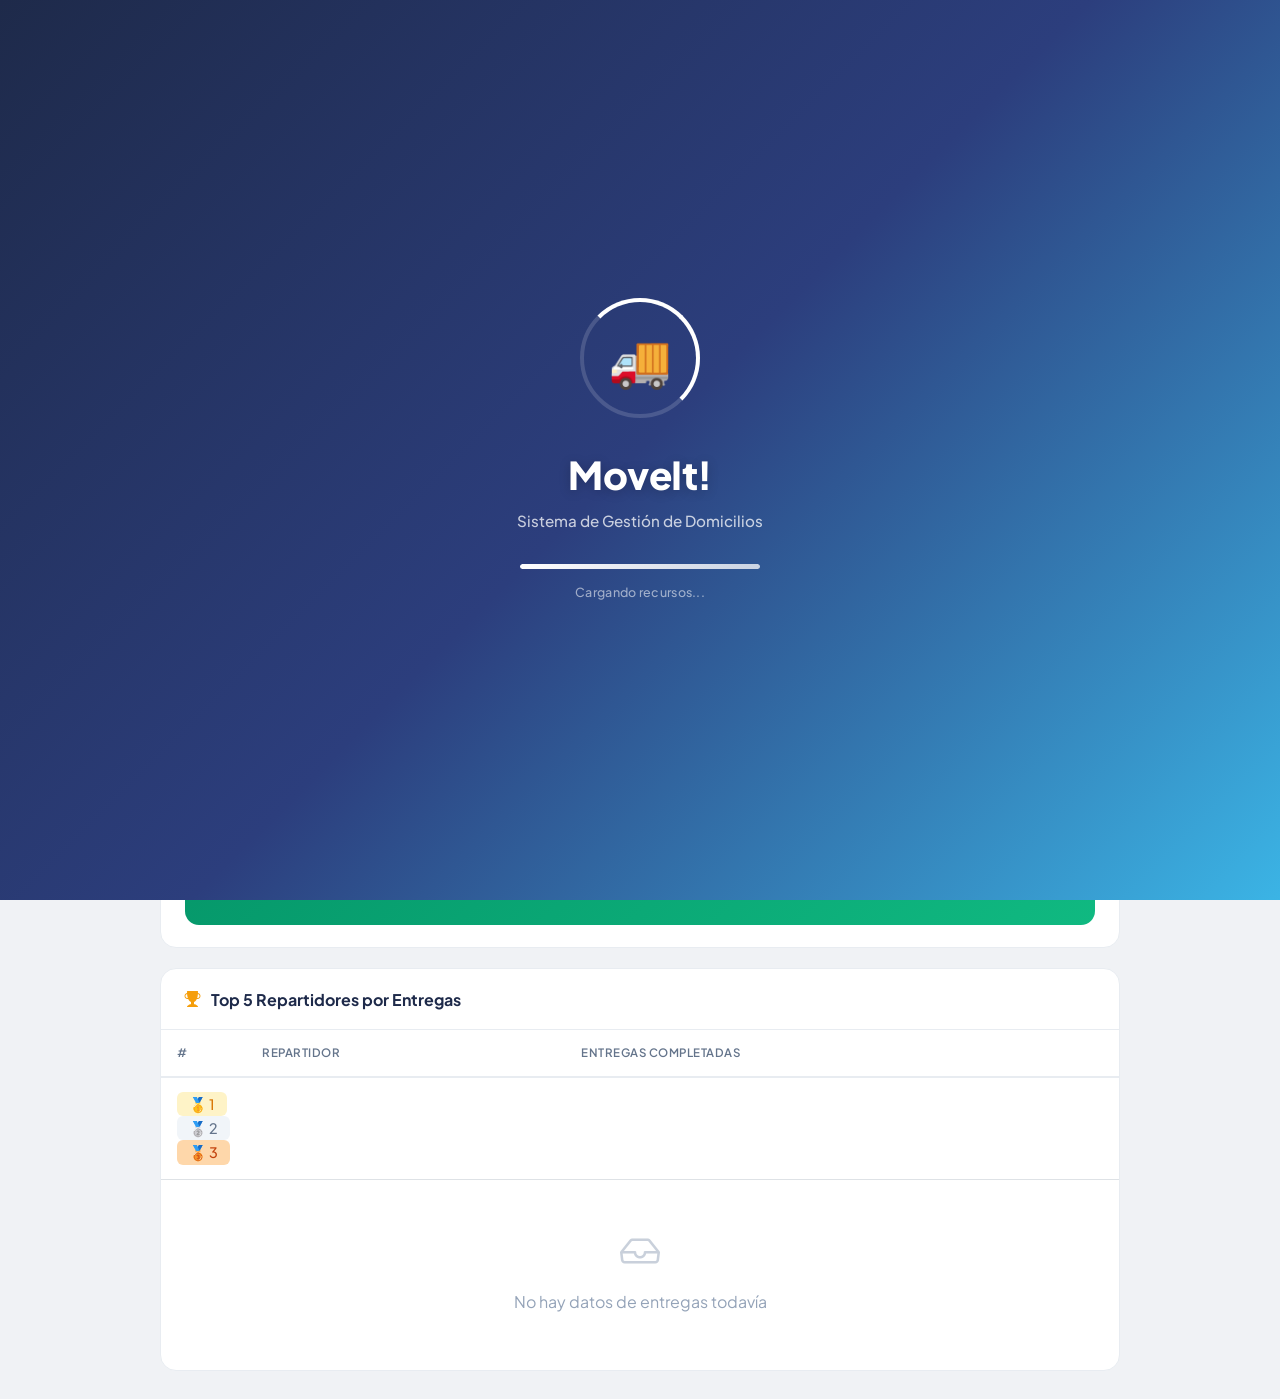
<file: src/main/resources/templates/admin/reportes.html>
<!DOCTYPE html>
<html lang="es" xmlns:th="http://www.thymeleaf.org">
<head>
    <meta charset="UTF-8">
    <meta name="viewport" content="width=device-width, initial-scale=1.0">
    <title>MoveIt! — Reportes Estadísticos</title>
    <link rel="icon" type="image/svg+xml" th:href="@{/favicon.svg}">
    <link href="https://cdn.jsdelivr.net/npm/bootstrap@5.3.3/dist/css/bootstrap.min.css" rel="stylesheet">
    <link href="https://cdn.jsdelivr.net/npm/bootstrap-icons@1.11.3/font/bootstrap-icons.css" rel="stylesheet">
    <link href="https://fonts.googleapis.com/css2?family=Plus+Jakarta+Sans:wght@300;400;500;600;700;800&display=swap" rel="stylesheet">
    <style>
        *{margin:0;padding:0;box-sizing:border-box}
        body{font-family:'Plus Jakarta Sans',sans-serif;background:#f0f2f5;color:#1a1a2e}
        .top-bar{background:#fff;border-bottom:1px solid #e8ecf1;padding:18px 32px;display:flex;justify-content:space-between;align-items:center}
        .top-bar h4{font-weight:700;font-size:1.2rem;display:flex;align-items:center;gap:10px;margin:0}
        .top-bar .icon-box{width:36px;height:36px;background:linear-gradient(135deg,#7c3aed,#a855f7);border-radius:8px;display:flex;align-items:center;justify-content:center;color:#fff;font-size:1rem}
        .container-main{max-width:1000px;margin:28px auto;padding:0 20px}
        .page-head{margin-bottom:24px}
        .page-head h2{font-size:1.6rem;font-weight:800;letter-spacing:-0.5px;color:#1e2a4a}
        .page-head p{color:#64748b;font-size:0.9rem;margin-top:2px}

        .download-hero{background:linear-gradient(135deg,#1e2a4a 0%,#2c3e7d 50%,#7c3aed 100%);border-radius:18px;padding:36px;color:#fff;margin-bottom:24px;position:relative;overflow:hidden}
        .download-hero::before{content:'';position:absolute;width:400px;height:400px;background:rgba(255,255,255,0.05);border-radius:50%;top:-150px;right:-100px}
        .download-hero .dh-content{position:relative;z-index:1;display:flex;justify-content:space-between;align-items:center;flex-wrap:wrap;gap:20px}
        .download-hero h3{font-size:1.5rem;font-weight:800;margin-bottom:8px}
        .download-hero p{font-size:0.95rem;opacity:0.8;max-width:500px}
        .btn-download{background:#fff;color:#1e2a4a;padding:14px 28px;border-radius:12px;font-size:0.95rem;font-weight:700;text-decoration:none;display:inline-flex;align-items:center;gap:10px;transition:all 0.25s;border:none;cursor:pointer;font-family:inherit}
        .btn-download:hover{transform:translateY(-2px);box-shadow:0 12px 32px rgba(0,0,0,0.2)}

        .stats-row{display:grid;grid-template-columns:repeat(5,1fr);gap:14px;margin-bottom:24px}
        .stat-box{background:#fff;border-radius:14px;padding:18px;border:1px solid #e8ecf1;transition:all 0.25s}
        .stat-box:hover{transform:translateY(-3px);box-shadow:0 8px 24px rgba(0,0,0,0.05)}
        .stat-box .st-top{display:flex;justify-content:space-between;align-items:center;margin-bottom:6px}
        .stat-box .st-top span{font-size:0.68rem;font-weight:600;text-transform:uppercase;letter-spacing:0.4px;color:#64748b}
        .stat-box .st-top .emoji{font-size:1.2rem}
        .stat-box .st-num{font-size:1.4rem;font-weight:800;color:#1e2a4a}

        .card{background:#fff;border-radius:16px;border:1px solid #e8ecf1;overflow:hidden;margin-bottom:20px}
        .card-head{padding:18px 24px;border-bottom:1px solid #e8ecf1;display:flex;align-items:center;gap:10px}
        .card-head h4{font-size:1rem;font-weight:700;margin:0;color:#1e2a4a}
        .card-body-c{padding:22px 24px}

        .table{font-size:0.88rem;margin:0}
        .table thead th{font-size:0.72rem;font-weight:600;text-transform:uppercase;letter-spacing:0.5px;color:#64748b;padding:14px 16px;border-bottom:2px solid #e8ecf1}
        .table tbody td{padding:14px 16px;vertical-align:middle;color:#344054}
        .table tbody tr:hover{background:#f8fafc}
        .badge{font-weight:500;padding:5px 12px;border-radius:6px;font-size:0.78rem}

        .income-row{display:flex;align-items:center;justify-content:space-between;padding:14px 0;border-bottom:1px solid #e8ecf1}
        .income-row:last-child{border:none}
        .income-row .ir-left{display:flex;align-items:center;gap:14px}
        .income-row .ir-icon{width:42px;height:42px;border-radius:10px;display:flex;align-items:center;justify-content:center;font-size:1.2rem}
        .income-row .ir-icon.red{background:#fef2f2;color:#dc2626}
        .income-row .ir-icon.blue{background:#eff6ff;color:#2563eb}
        .income-row .ir-icon.green{background:#ecfdf5;color:#059669}
        .income-row .ir-label{font-weight:600;font-size:0.92rem;color:#1e2a4a}
        .income-row .ir-sub{font-size:0.78rem;color:#94a3b8;margin-top:2px}
        .income-row .ir-amount{font-size:1.1rem;font-weight:800;color:#10b981}

        .total-ingresos{background:linear-gradient(135deg,#059669,#10b981);border-radius:14px;padding:20px;color:#fff;margin-top:16px;text-align:center}
        .total-ingresos .ti-label{font-size:0.78rem;font-weight:600;text-transform:uppercase;letter-spacing:0.8px;opacity:0.85}
        .total-ingresos .ti-amount{font-size:2rem;font-weight:800;margin-top:4px}

        .empty-state{text-align:center;padding:40px 20px;color:#94a3b8}
        .empty-state i{font-size:2.5rem;opacity:0.5;display:block;margin-bottom:10px}
    </style>
</head>
<body>
<div id="moveit-loader" style="position:fixed;top:0;left:0;width:100%;height:100%;background:linear-gradient(135deg,#1e2a4a 0%,#2c3e7d 50%,#3bb4e5 100%);z-index:99999;display:flex;align-items:center;justify-content:center;flex-direction:column;transition:opacity 0.5s ease;font-family:'Plus Jakarta Sans',sans-serif">
    <div style="position:relative;width:120px;height:120px;display:flex;align-items:center;justify-content:center">
        <div style="position:absolute;width:100%;height:100%;border:4px solid rgba(255,255,255,0.15);border-radius:50%"></div>
        <div style="position:absolute;width:100%;height:100%;border:4px solid transparent;border-top-color:#fff;border-right-color:#fff;border-radius:50%;animation:ml-spin 1s linear infinite"></div>
        <div style="font-size:3.2rem;animation:ml-bounce 1.2s ease-in-out infinite">🚚</div>
    </div>
    <div style="color:#fff;font-size:2.4rem;font-weight:800;margin-top:28px;letter-spacing:-0.5px;text-shadow:0 2px 12px rgba(0,0,0,0.2)">MoveIt!</div>
    <div style="color:rgba(255,255,255,0.75);font-size:0.95rem;margin-top:6px;font-weight:500">Sistema de Gestión de Domicilios</div>
    <div style="margin-top:32px;width:240px;height:5px;background:rgba(255,255,255,0.15);border-radius:3px;overflow:hidden">
        <div style="height:100%;background:linear-gradient(90deg,#fff,rgba(255,255,255,0.7));width:0;animation:ml-progress 3s cubic-bezier(0.4,0,0.2,1) forwards;border-radius:3px;box-shadow:0 0 10px rgba(255,255,255,0.4)"></div>
    </div>
    <div id="ml-txt" style="color:rgba(255,255,255,0.55);font-size:0.78rem;margin-top:14px;font-weight:500;letter-spacing:0.3px">Cargando...</div>
</div>
<style>
@keyframes ml-spin{to{transform:rotate(360deg)}}
@keyframes ml-bounce{0%,100%{transform:translateY(0) scale(1)}50%{transform:translateY(-8px) scale(1.05)}}
@keyframes ml-progress{0%{width:0}100%{width:100%}}
body.ml-loading{overflow:hidden}
</style>
<script>
(function(){
    document.body.classList.add('ml-loading');
    var msgs=['Inicializando...','Cargando recursos...','Casi listo...'];
    var txt=document.getElementById('ml-txt'),i=0;
    var ti=setInterval(function(){i=(i+1)%msgs.length;if(txt)txt.textContent=msgs[i];},900);
    setTimeout(function(){
        clearInterval(ti);
        var l=document.getElementById('moveit-loader');
        if(l){
            l.style.opacity='0';
            setTimeout(function(){
                if(l.parentNode)l.parentNode.removeChild(l);
                document.body.classList.remove('ml-loading');
            },500);
        }
    },3000);
})();
</script>

<div class="top-bar">
    <h4><div class="icon-box"><i class="bi bi-file-earmark-bar-graph-fill"></i></div> Reportes Estadísticos</h4>
    <a th:href="@{/admin/dashboard}" class="btn btn-outline-secondary btn-sm"><i class="bi bi-arrow-left me-1"></i>Volver al Panel</a>
</div>

<div class="container-main">

    <div class="page-head">
        <h2>Reportes del Sistema</h2>
        <p>Visualiza las estadísticas y descarga el reporte completo en PDF</p>
    </div>

    <div class="download-hero">
        <div class="dh-content">
            <div>
                <h3><i class="bi bi-file-earmark-pdf-fill me-2"></i>Reporte Estadístico Completo</h3>
                <p>Descarga un PDF profesional con todas las métricas del sistema: resumen general, pedidos por servicio, distribución por estado, top repartidores, ingresos totales y más.</p>
            </div>
            <a th:href="@{/admin/reportes/pdf}" class="btn-download">
                <i class="bi bi-download"></i> Descargar PDF
            </a>
        </div>
    </div>

    <div class="stats-row">
        <div class="stat-box"><div class="st-top"><span>Total Pedidos</span><span class="emoji">📦</span></div><div class="st-num" th:text="${totalPedidos}"></div></div>
        <div class="stat-box"><div class="st-top"><span>Activos</span><span class="emoji">🟡</span></div><div class="st-num" th:text="${pedidosActivos}"></div></div>
        <div class="stat-box"><div class="st-top"><span>Entregados</span><span class="emoji">✅</span></div><div class="st-num" th:text="${pedidosEntregados}"></div></div>
        <div class="stat-box"><div class="st-top"><span>Clientes</span><span class="emoji">👥</span></div><div class="st-num" th:text="${totalClientes}"></div></div>
        <div class="stat-box"><div class="st-top"><span>Repartidores</span><span class="emoji">🚴</span></div><div class="st-num" th:text="${totalRepartidores}"></div></div>
    </div>

    <div class="card">
        <div class="card-head"><i class="bi bi-cash-coin" style="color:#10b981"></i><h4>Ingresos por Tipo de Servicio</h4></div>
        <div class="card-body-c">
            <div class="income-row">
                <div class="ir-left">
                    <div class="ir-icon red">⚡</div>
                    <div>
                        <div class="ir-label">Express</div>
                        <div class="ir-sub"><span th:text="${porServicio['express']}"></span> pedidos — $12.000 c/u</div>
                    </div>
                </div>
                <div class="ir-amount">$<span th:text="${#numbers.formatInteger(ingresosPorServicio['express'], 1, 'POINT')}"></span></div>
            </div>
            <div class="income-row">
                <div class="ir-left">
                    <div class="ir-icon blue">📦</div>
                    <div>
                        <div class="ir-label">Estándar</div>
                        <div class="ir-sub"><span th:text="${porServicio['standard']}"></span> pedidos — $8.000 c/u</div>
                    </div>
                </div>
                <div class="ir-amount">$<span th:text="${#numbers.formatInteger(ingresosPorServicio['standard'], 1, 'POINT')}"></span></div>
            </div>
            <div class="income-row">
                <div class="ir-left">
                    <div class="ir-icon green">💰</div>
                    <div>
                        <div class="ir-label">Económico</div>
                        <div class="ir-sub"><span th:text="${porServicio['economy']}"></span> pedidos — $5.000 c/u</div>
                    </div>
                </div>
                <div class="ir-amount">$<span th:text="${#numbers.formatInteger(ingresosPorServicio['economy'], 1, 'POINT')}"></span></div>
            </div>

            <div class="total-ingresos">
                <div class="ti-label">Total de Ingresos Generados</div>
                <div class="ti-amount">$<span th:text="${#numbers.formatInteger(totalIngresos, 1, 'POINT')}"></span> COP</div>
            </div>
        </div>
    </div>

    <div class="card">
        <div class="card-head"><i class="bi bi-trophy-fill" style="color:#f59e0b"></i><h4>Top 5 Repartidores por Entregas</h4></div>
        <div class="table-responsive">
            <table class="table table-hover">
                <thead>
                    <tr><th style="width:60px">#</th><th>Repartidor</th><th>Entregas Completadas</th></tr>
                </thead>
                <tbody>
                    <tr th:each="entry, iterStat : ${topRepartidores}">
                        <td>
                            <span th:if="${iterStat.index == 0}" class="badge" style="background:#fef3c7;color:#d97706;font-size:0.9rem">🥇 1</span>
                            <span th:if="${iterStat.index == 1}" class="badge" style="background:#f1f5f9;color:#64748b;font-size:0.9rem">🥈 2</span>
                            <span th:if="${iterStat.index == 2}" class="badge" style="background:#fed7aa;color:#c2410c;font-size:0.9rem">🥉 3</span>
                            <span th:if="${iterStat.index > 2}" th:text="${iterStat.index + 1}"></span>
                        </td>
                        <td><strong th:text="${entry.key}"></strong></td>
                        <td><span class="badge bg-success" th:text="${entry.value} + ' entregas'"></span></td>
                    </tr>
                </tbody>
            </table>
            <div th:if="${topRepartidores.isEmpty()}" class="empty-state">
                <i class="bi bi-inbox"></i>
                <p>No hay datos de entregas todavía</p>
            </div>
        </div>
    </div>

</div>
</body>
</html>
</file>
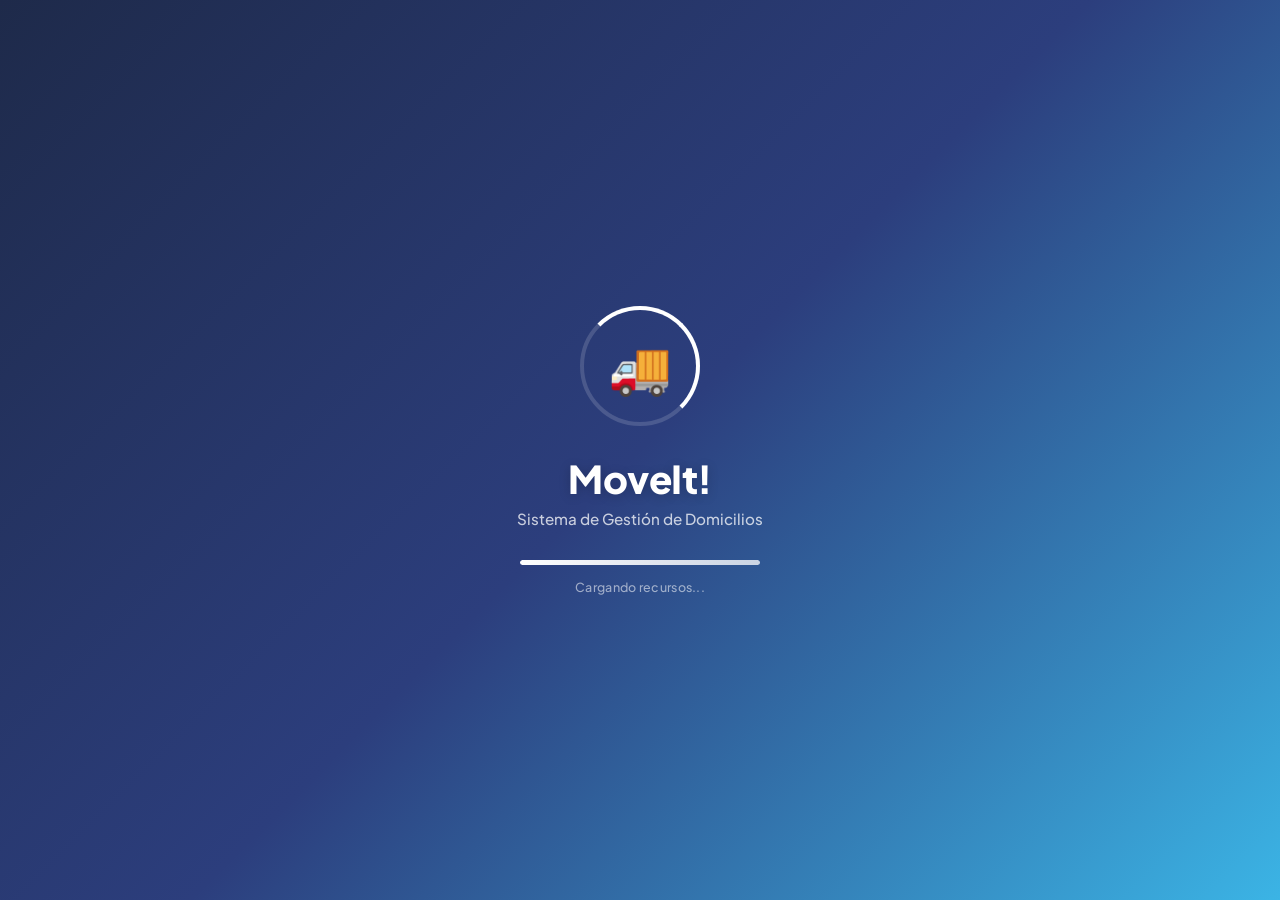
<file: src/main/resources/templates/auth/login.html>
<!DOCTYPE html>
<html lang="es" xmlns:th="http://www.thymeleaf.org">
<head>
    <meta charset="UTF-8">
    <meta name="viewport" content="width=device-width, initial-scale=1.0">
    <title>MoveIt! — Iniciar Sesión</title>
    <link rel="icon" type="image/svg+xml" th:href="@{/favicon.svg}">
    <link href="https://fonts.googleapis.com/css2?family=Plus+Jakarta+Sans:wght@300;400;500;600;700;800&display=swap" rel="stylesheet">
    <style>
        *{margin:0;padding:0;box-sizing:border-box}
        body{font-family:'Plus Jakarta Sans',sans-serif;min-height:100vh;display:flex}
        .img-panel{flex:1;background:linear-gradient(135deg,#1e2a4a 0%,#2c3e7d 40%,#3bb4e5 100%);position:relative;display:flex;align-items:flex-end;padding:48px;overflow:hidden}
        .img-panel::before{content:'';position:absolute;inset:0;background:url('https://images.pexels.com/photos/6169668/pexels-photo-6169668.jpeg?auto=compress&cs=tinysrgb&w=1200') center/cover;opacity:0.3}
        .img-panel::after{content:'';position:absolute;inset:0;background:linear-gradient(180deg,rgba(30,42,74,0.4) 0%,rgba(30,42,74,0.9) 100%)}
        .img-panel .overlay-text{position:relative;z-index:1;color:#fff;max-width:440px}
        .img-panel .overlay-text h1{font-size:2.2rem;font-weight:800;margin-bottom:12px;line-height:1.15}
        .img-panel .overlay-text p{font-size:1rem;opacity:0.8;line-height:1.6}
        .img-panel .overlay-text .testimonial{margin-top:24px;padding:16px;background:rgba(255,255,255,0.1);border-radius:12px;backdrop-filter:blur(8px);border:1px solid rgba(255,255,255,0.1)}
        .img-panel .overlay-text .testimonial .stars{color:#fbbf24;font-size:0.9rem;margin-bottom:6px}
        .img-panel .overlay-text .testimonial small{opacity:0.7}

        .form-panel{width:480px;display:flex;flex-direction:column;justify-content:center;padding:60px;background:#fff}
        .brand{display:flex;align-items:center;gap:10px;margin-bottom:40px}
        .brand .icon{width:40px;height:40px;background:linear-gradient(135deg,#2c3e7d,#3bb4e5);border-radius:10px;display:flex;align-items:center;justify-content:center;font-size:1.1rem}
        .brand span{font-size:1.3rem;font-weight:800;color:#1e2a4a}
        h2{font-size:1.6rem;font-weight:700;color:#1a1a2e;margin-bottom:4px}
        .subtitle{color:#64748b;font-size:0.9rem;margin-bottom:32px}
        .field{margin-bottom:20px}
        .field label{display:block;font-size:0.82rem;font-weight:600;color:#344054;margin-bottom:7px}
        .field input{width:100%;padding:13px 16px;border:1.5px solid #e2e8f0;border-radius:10px;font-family:inherit;font-size:0.92rem;transition:all 0.2s;outline:none;background:#f8fafc}
        .field input:focus{border-color:#3bb4e5;background:#fff;box-shadow:0 0 0 3px rgba(59,180,229,0.1)}
        .btn-submit{width:100%;padding:14px;background:linear-gradient(135deg,#1e2a4a,#2c3e7d);color:#fff;border:none;border-radius:10px;font-family:inherit;font-size:0.95rem;font-weight:700;cursor:pointer;transition:all 0.25s;display:flex;align-items:center;justify-content:center;gap:8px}
        .btn-submit:hover{background:linear-gradient(135deg,#2c3e7d,#3bb4e5);transform:translateY(-1px);box-shadow:0 8px 24px rgba(44,62,125,0.25)}
        .alert-box{padding:12px 16px;border-radius:10px;font-size:0.85rem;margin-bottom:20px;display:flex;align-items:center;gap:8px}
        .alert-err{background:#fef2f2;color:#dc2626;border:1px solid #fecaca}
        .alert-ok{background:#ecfdf5;color:#059669;border:1px solid #a7f3d0}
        .footer-link{margin-top:28px;text-align:center;font-size:0.88rem;color:#64748b}
        .footer-link a{color:#2c3e7d;font-weight:600;text-decoration:none}
        .footer-link a:hover{text-decoration:underline}
    </style>
</head>
<body>
<div id="moveit-loader" style="position:fixed;top:0;left:0;width:100%;height:100%;background:linear-gradient(135deg,#1e2a4a 0%,#2c3e7d 50%,#3bb4e5 100%);z-index:99999;display:flex;align-items:center;justify-content:center;flex-direction:column;transition:opacity 0.5s ease;font-family:'Plus Jakarta Sans',sans-serif">
    <div style="position:relative;width:120px;height:120px;display:flex;align-items:center;justify-content:center">
        <div style="position:absolute;width:100%;height:100%;border:4px solid rgba(255,255,255,0.15);border-radius:50%"></div>
        <div style="position:absolute;width:100%;height:100%;border:4px solid transparent;border-top-color:#fff;border-right-color:#fff;border-radius:50%;animation:ml-spin 1s linear infinite"></div>
        <div style="font-size:3.2rem;animation:ml-bounce 1.2s ease-in-out infinite">🚚</div>
    </div>
    <div style="color:#fff;font-size:2.4rem;font-weight:800;margin-top:28px;letter-spacing:-0.5px;text-shadow:0 2px 12px rgba(0,0,0,0.2)">MoveIt!</div>
    <div style="color:rgba(255,255,255,0.75);font-size:0.95rem;margin-top:6px;font-weight:500">Sistema de Gestión de Domicilios</div>
    <div style="margin-top:32px;width:240px;height:5px;background:rgba(255,255,255,0.15);border-radius:3px;overflow:hidden">
        <div style="height:100%;background:linear-gradient(90deg,#fff,rgba(255,255,255,0.7));width:0;animation:ml-progress 3s cubic-bezier(0.4,0,0.2,1) forwards;border-radius:3px;box-shadow:0 0 10px rgba(255,255,255,0.4)"></div>
    </div>
    <div id="ml-txt" style="color:rgba(255,255,255,0.55);font-size:0.78rem;margin-top:14px;font-weight:500;letter-spacing:0.3px">Cargando...</div>
</div>
<style>
@keyframes ml-spin{to{transform:rotate(360deg)}}
@keyframes ml-bounce{0%,100%{transform:translateY(0) scale(1)}50%{transform:translateY(-8px) scale(1.05)}}
@keyframes ml-progress{0%{width:0}100%{width:100%}}
body.ml-loading{overflow:hidden}
</style>
<script>
(function(){
    document.body.classList.add('ml-loading');
    var msgs=['Inicializando...','Cargando recursos...','Casi listo...'];
    var txt=document.getElementById('ml-txt'),i=0;
    var ti=setInterval(function(){i=(i+1)%msgs.length;if(txt)txt.textContent=msgs[i];},900);
    setTimeout(function(){
        clearInterval(ti);
        var l=document.getElementById('moveit-loader');
        if(l){
            l.style.opacity='0';
            setTimeout(function(){
                if(l.parentNode)l.parentNode.removeChild(l);
                document.body.classList.remove('ml-loading');
            },500);
        }
    },3000);
})();
</script>

    <div class="img-panel">
        <div class="overlay-text">
            <h1>Conectamos personas con entregas confiables</h1>
            <p>Miles de usuarios confían en MoveIt! para enviar sus paquetes de forma segura y rápida.</p>
            <div class="testimonial">
                <div class="stars">★★★★★</div>
                <p style="font-size:0.9rem">"Excelente servicio. Mi paquete llegó en menos de una hora."</p>
                <small>— Cliente satisfecho, Bogotá</small>
            </div>
        </div>
    </div>
    <div class="form-panel">
        <div class="brand"><div class="icon">🚚</div><span>MoveIt!</span></div>
        <h2>Iniciar Sesión</h2>
        <p class="subtitle">Ingresa tus credenciales para acceder al sistema</p>

        <div th:if="${error}" class="alert-box alert-err">⚠️ <span th:text="${error}"></span></div>
        <div th:if="${mensaje}" class="alert-box alert-ok">✓ <span th:text="${mensaje}"></span></div>

        <form th:action="@{/login}" method="post">
            <div class="field">
                <label>Nombre de Usuario</label>
                <input type="text" name="usuario" placeholder="Ingresa tu nombre de usuario" required autofocus>
            </div>
            <div class="field">
                <label>Contraseña</label>
                <input type="password" name="password" placeholder="Ingresa tu contraseña" required>
            </div>
            <button type="submit" class="btn-submit">Iniciar Sesión →</button>
        </form>
        <p class="footer-link">¿No tienes cuenta? <a th:href="@{/register}">Crea una aquí</a></p>
    </div>
</body>
</html>
</file>
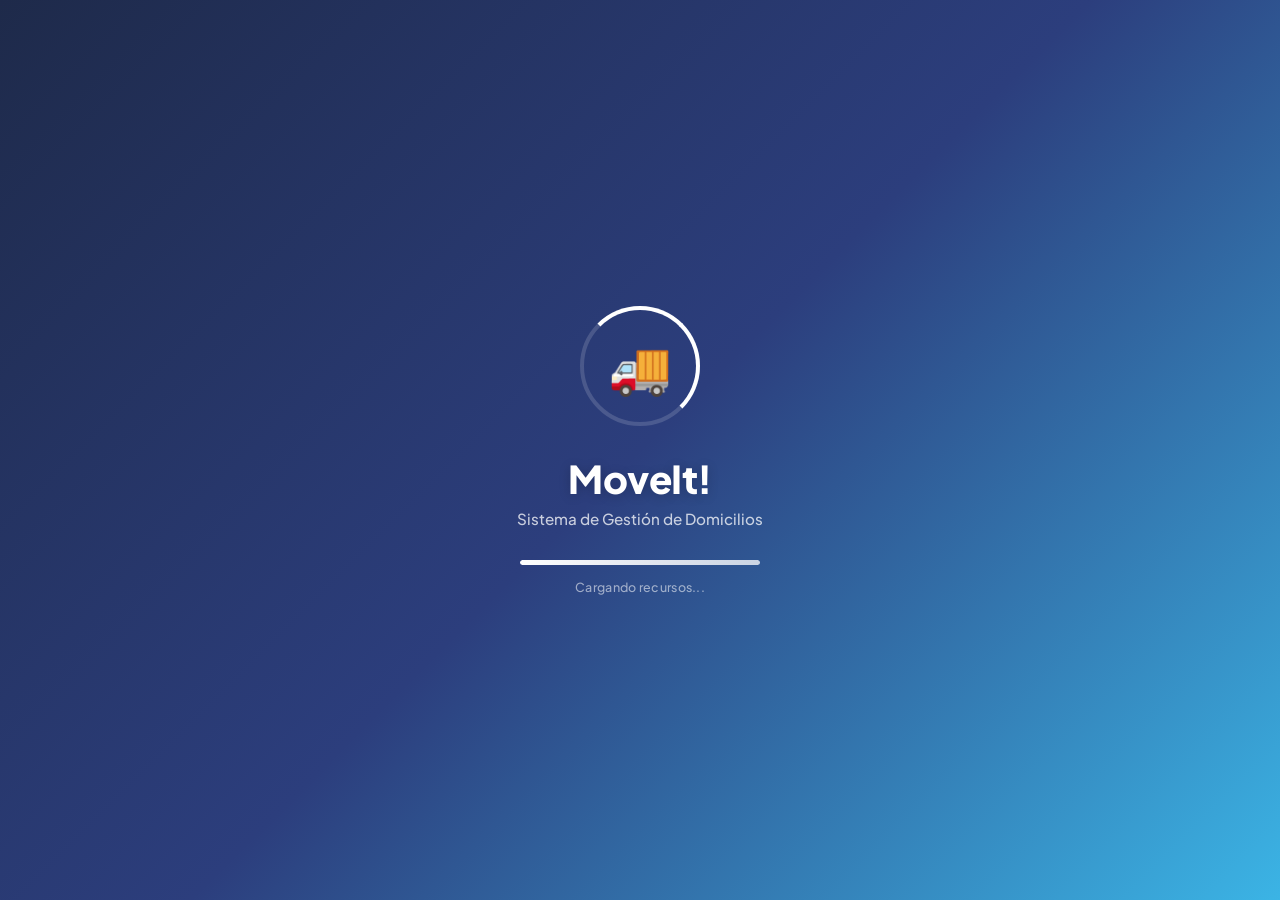
<file: src/main/resources/templates/auth/register.html>
<!DOCTYPE html>
<html lang="es" xmlns:th="http://www.thymeleaf.org">
<head>
    <meta charset="UTF-8">
    <meta name="viewport" content="width=device-width, initial-scale=1.0">
    <title>MoveIt! — Registro</title>
    <link rel="icon" type="image/svg+xml" th:href="@{/favicon.svg}">
    <link href="https://fonts.googleapis.com/css2?family=Plus+Jakarta+Sans:wght@300;400;500;600;700;800&display=swap" rel="stylesheet">
    <style>
        *{margin:0;padding:0;box-sizing:border-box}
        body{font-family:'Plus Jakarta Sans',sans-serif;min-height:100vh;display:flex}
        .img-panel{flex:1;background:linear-gradient(135deg,#1e2a4a 0%,#2c3e7d 50%,#3bb4e5 100%);position:relative;display:flex;align-items:center;justify-content:center;padding:48px;overflow:hidden}
        .img-panel::before{content:'';position:absolute;inset:0;background:url('https://images.pexels.com/photos/4391470/pexels-photo-4391470.jpeg?auto=compress&cs=tinysrgb&w=1200') center/cover;opacity:0.25}
        .img-panel::before{content:'';position:absolute;inset:0;background:linear-gradient(135deg,rgba(30,42,74,0.85),rgba(59,180,229,0.6))}
        .img-panel .overlay-text{position:relative;z-index:1;color:#fff;text-align:center;max-width:400px}
        .img-panel .overlay-text .big-icon{font-size:4rem;margin-bottom:16px}
        .img-panel .overlay-text h1{font-size:2rem;font-weight:800;margin-bottom:12px}
        .img-panel .overlay-text p{font-size:1rem;opacity:0.85;line-height:1.6}
        .img-panel .features-list{margin-top:32px;text-align:left}
        .img-panel .features-list .item{display:flex;align-items:center;gap:12px;padding:10px 0;font-size:0.92rem;opacity:0.9}
        .img-panel .features-list .item .check{width:28px;height:28px;background:rgba(255,255,255,0.15);border-radius:8px;display:flex;align-items:center;justify-content:center;font-size:0.8rem}

        .form-panel{width:520px;display:flex;flex-direction:column;justify-content:center;padding:48px;background:#fff;overflow-y:auto}
        .brand{display:flex;align-items:center;gap:10px;margin-bottom:32px}
        .brand .icon{width:40px;height:40px;background:linear-gradient(135deg,#2c3e7d,#3bb4e5);border-radius:10px;display:flex;align-items:center;justify-content:center;font-size:1.1rem}
        .brand span{font-size:1.3rem;font-weight:800;color:#1e2a4a}
        h2{font-size:1.5rem;font-weight:700;color:#1a1a2e;margin-bottom:4px}
        .subtitle{color:#64748b;font-size:0.88rem;margin-bottom:28px}
        .row{display:flex;gap:14px}
        .row .field{flex:1}
        .field{margin-bottom:16px}
        .field label{display:block;font-size:0.8rem;font-weight:600;color:#344054;margin-bottom:6px}
        .field input{width:100%;padding:12px 14px;border:1.5px solid #e2e8f0;border-radius:10px;font-family:inherit;font-size:0.9rem;transition:all 0.2s;outline:none;background:#f8fafc}
        .field input:focus{border-color:#3bb4e5;background:#fff;box-shadow:0 0 0 3px rgba(59,180,229,0.1)}
        .btn-submit{width:100%;padding:14px;background:linear-gradient(135deg,#1e2a4a,#2c3e7d);color:#fff;border:none;border-radius:10px;font-family:inherit;font-size:0.95rem;font-weight:700;cursor:pointer;transition:all 0.25s;margin-top:8px}
        .btn-submit:hover{background:linear-gradient(135deg,#2c3e7d,#3bb4e5);transform:translateY(-1px);box-shadow:0 8px 24px rgba(44,62,125,0.25)}
        .alert-box{padding:12px 16px;border-radius:10px;font-size:0.85rem;margin-bottom:16px;background:#fef2f2;color:#dc2626;border:1px solid #fecaca}
        .footer-link{margin-top:24px;text-align:center;font-size:0.88rem;color:#64748b}
        .footer-link a{color:#2c3e7d;font-weight:600;text-decoration:none}
    </style>
</head>
<body>
<div id="moveit-loader" style="position:fixed;top:0;left:0;width:100%;height:100%;background:linear-gradient(135deg,#1e2a4a 0%,#2c3e7d 50%,#3bb4e5 100%);z-index:99999;display:flex;align-items:center;justify-content:center;flex-direction:column;transition:opacity 0.5s ease;font-family:'Plus Jakarta Sans',sans-serif">
    <div style="position:relative;width:120px;height:120px;display:flex;align-items:center;justify-content:center">
        <div style="position:absolute;width:100%;height:100%;border:4px solid rgba(255,255,255,0.15);border-radius:50%"></div>
        <div style="position:absolute;width:100%;height:100%;border:4px solid transparent;border-top-color:#fff;border-right-color:#fff;border-radius:50%;animation:ml-spin 1s linear infinite"></div>
        <div style="font-size:3.2rem;animation:ml-bounce 1.2s ease-in-out infinite">🚚</div>
    </div>
    <div style="color:#fff;font-size:2.4rem;font-weight:800;margin-top:28px;letter-spacing:-0.5px;text-shadow:0 2px 12px rgba(0,0,0,0.2)">MoveIt!</div>
    <div style="color:rgba(255,255,255,0.75);font-size:0.95rem;margin-top:6px;font-weight:500">Sistema de Gestión de Domicilios</div>
    <div style="margin-top:32px;width:240px;height:5px;background:rgba(255,255,255,0.15);border-radius:3px;overflow:hidden">
        <div style="height:100%;background:linear-gradient(90deg,#fff,rgba(255,255,255,0.7));width:0;animation:ml-progress 3s cubic-bezier(0.4,0,0.2,1) forwards;border-radius:3px;box-shadow:0 0 10px rgba(255,255,255,0.4)"></div>
    </div>
    <div id="ml-txt" style="color:rgba(255,255,255,0.55);font-size:0.78rem;margin-top:14px;font-weight:500;letter-spacing:0.3px">Cargando...</div>
</div>
<style>
@keyframes ml-spin{to{transform:rotate(360deg)}}
@keyframes ml-bounce{0%,100%{transform:translateY(0) scale(1)}50%{transform:translateY(-8px) scale(1.05)}}
@keyframes ml-progress{0%{width:0}100%{width:100%}}
body.ml-loading{overflow:hidden}
</style>
<script>
(function(){
    document.body.classList.add('ml-loading');
    var msgs=['Inicializando...','Cargando recursos...','Casi listo...'];
    var txt=document.getElementById('ml-txt'),i=0;
    var ti=setInterval(function(){i=(i+1)%msgs.length;if(txt)txt.textContent=msgs[i];},900);
    setTimeout(function(){
        clearInterval(ti);
        var l=document.getElementById('moveit-loader');
        if(l){
            l.style.opacity='0';
            setTimeout(function(){
                if(l.parentNode)l.parentNode.removeChild(l);
                document.body.classList.remove('ml-loading');
            },500);
        }
    },3000);
})();
</script>

    <div class="img-panel">
        <div class="overlay-text">
            <div class="big-icon">🚚</div>
            <h1>Únete a MoveIt!</h1>
            <p>Crea tu cuenta y comienza a enviar paquetes de forma rápida y confiable</p>
            <div class="features-list">
                <div class="item"><div class="check">✓</div> Registro completamente gratuito</div>
                <div class="item"><div class="check">✓</div> Seguimiento de pedidos en tiempo real</div>
                <div class="item"><div class="check">✓</div> Repartidores verificados y calificados</div>
                <div class="item"><div class="check">✓</div> Soporte disponible las 24 horas</div>
            </div>
        </div>
    </div>
    <div class="form-panel">
        <div class="brand"><div class="icon">🚚</div><span>MoveIt!</span></div>
        <h2>Crear Cuenta</h2>
        <p class="subtitle">Completa tus datos para registrarte</p>

        <div th:if="${error}" class="alert-box">⚠️ <span th:text="${error}"></span></div>

        <form th:action="@{/register}" method="post" id="registerForm">
            <div class="row">
                <div class="field"><label>Nombre de Usuario</label><input type="text" name="username" placeholder="Tu nombre de usuario" required minlength="3" maxlength="30" pattern="[a-zA-Z0-9_]+" title="Solo letras, números y guion bajo"></div>
                <div class="field"><label>Correo Electrónico</label><input type="email" name="email" placeholder="correo@ejemplo.com" required></div>
            </div>
            <div class="row">
                <div class="field">
                    <label>Teléfono</label>
                    <input type="tel" name="telefono" placeholder="3001234567" required pattern="3[0-9]{9}" maxlength="10" title="Celular colombiano de 10 dígitos que inicia con 3" class="phone-input">
                    <small style="display:block;margin-top:4px;color:#64748b;font-size:0.75rem">Número celular colombiano de 10 dígitos (ej: 3001234567)</small>
                </div>
                <div class="field"><label>Ciudad</label><input type="text" name="ciudad" placeholder="Tu ciudad" maxlength="50"></div>
            </div>
            <div class="field"><label>Dirección</label><input type="text" name="direccion" placeholder="Tu dirección principal" maxlength="100"></div>
            <div class="field">
                <label>Contraseña</label>
                <input type="password" name="password" placeholder="Mínimo 8 caracteres" required minlength="8" pattern="(?=.*[a-z])(?=.*[A-Z])(?=.*\d).{8,}" title="Mínimo 8 caracteres, al menos una mayúscula, una minúscula y un número" class="password-input">
                <small style="display:block;margin-top:4px;color:#64748b;font-size:0.75rem">Mínimo 8 caracteres, debe incluir mayúsculas, minúsculas y números</small>
                <div id="pwStrength" style="display:none;margin-top:6px;font-size:0.75rem;font-weight:600"></div>
            </div>
            <button type="submit" class="btn-submit">Crear Mi Cuenta →</button>
        </form>
        <p class="footer-link">¿Ya tienes cuenta? <a th:href="@{/login}">Inicia sesión</a></p>
    </div>

    <script>
    document.querySelectorAll('.phone-input').forEach(input => {
        input.addEventListener('input', e => {
            e.target.value = e.target.value.replace(/\D/g, '').slice(0, 10);
        });
    });

    document.querySelectorAll('.password-input').forEach(input => {
        const strength = document.getElementById('pwStrength');
        input.addEventListener('input', e => {
            const val = e.target.value;
            if (!strength) return;
            if (val.length === 0) { strength.style.display = 'none'; return; }
            strength.style.display = 'block';
            const hasUpper = /[A-Z]/.test(val);
            const hasLower = /[a-z]/.test(val);
            const hasNum = /\d/.test(val);
            const hasLength = val.length >= 8;
            const score = hasUpper + hasLower + hasNum + hasLength;
            if (score < 2) { strength.textContent = '🔴 Contraseña débil'; strength.style.color = '#dc2626'; }
            else if (score < 4) { strength.textContent = '🟡 Contraseña media'; strength.style.color = '#d97706'; }
            else { strength.textContent = '🟢 Contraseña fuerte'; strength.style.color = '#059669'; }
        });
    });
    </script>
</body>
</html>
</file>
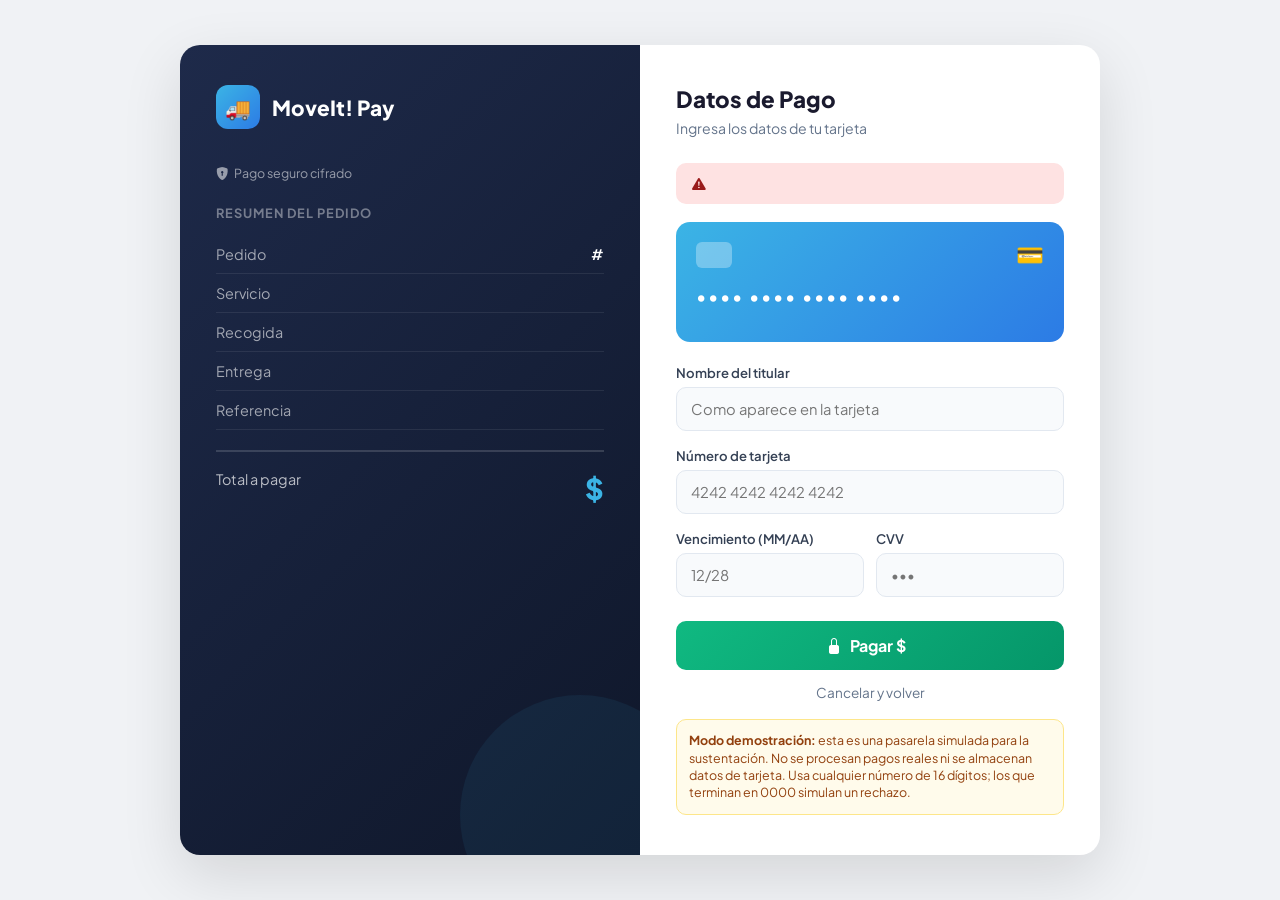
<file: src/main/resources/templates/pago/checkout.html>
<!DOCTYPE html>
<html xmlns:th="http://www.thymeleaf.org">
<head>
<meta charset="UTF-8">
<title>Pasarela de Pago — MoveIt!</title>
<link rel="icon" type="image/svg+xml" th:href="@{/favicon.svg}">
<link href="https://fonts.googleapis.com/css2?family=Plus+Jakarta+Sans:wght@400;500;600;700;800&display=swap" rel="stylesheet">
<link href="https://cdn.jsdelivr.net/npm/bootstrap-icons@1.11.0/font/bootstrap-icons.css" rel="stylesheet">
<style>
*{margin:0;padding:0;box-sizing:border-box}
body{font-family:'Plus Jakarta Sans',sans-serif;background:#f0f2f5;color:#1a1a2e;min-height:100vh;display:flex;align-items:center;justify-content:center;padding:24px}
.checkout{width:100%;max-width:920px;display:grid;grid-template-columns:1fr 1fr;gap:0;background:#fff;border-radius:20px;overflow:hidden;box-shadow:0 20px 60px rgba(0,0,0,0.12)}
.resumen{background:linear-gradient(135deg,#1e2a4a 0%,#0f172a 100%);color:#fff;padding:40px 36px;position:relative;overflow:hidden}
.resumen::after{content:'';position:absolute;width:240px;height:240px;border-radius:50%;background:rgba(59,180,229,0.08);bottom:-80px;right:-60px}
.resumen .brand{display:flex;align-items:center;gap:12px;margin-bottom:32px;position:relative;z-index:1}
.resumen .brand .ico{width:44px;height:44px;background:linear-gradient(135deg,#3bb4e5,#2c7be5);border-radius:12px;display:flex;align-items:center;justify-content:center;font-size:1.3rem}
.resumen .brand h3{font-size:1.3rem;font-weight:800}
.resumen .lock{display:inline-flex;align-items:center;gap:6px;font-size:0.78rem;color:rgba(255,255,255,0.55);margin-bottom:24px;position:relative;z-index:1}
.resumen h4{font-size:0.8rem;text-transform:uppercase;letter-spacing:1px;color:rgba(255,255,255,0.4);margin-bottom:14px;position:relative;z-index:1}
.res-row{display:flex;justify-content:space-between;padding:10px 0;border-bottom:1px solid rgba(255,255,255,0.08);font-size:0.9rem;position:relative;z-index:1}
.res-row span:first-child{color:rgba(255,255,255,0.6)}
.res-row span:last-child{font-weight:600}
.res-total{display:flex;justify-content:space-between;margin-top:20px;padding-top:18px;border-top:2px solid rgba(255,255,255,0.15);position:relative;z-index:1}
.res-total .lbl{font-size:0.9rem;color:rgba(255,255,255,0.7)}
.res-total .amt{font-size:1.8rem;font-weight:800;color:#3bb4e5}
.form-side{padding:40px 36px}
.form-side h2{font-size:1.4rem;font-weight:800;margin-bottom:6px}
.form-side .sub{color:#64748b;font-size:0.88rem;margin-bottom:26px}
.alert{padding:12px 16px;border-radius:10px;margin-bottom:18px;font-size:0.86rem;background:#fee2e2;color:#991b1b;display:flex;align-items:center;gap:8px}
.field{margin-bottom:16px}
.field label{display:block;font-size:0.82rem;font-weight:600;color:#344054;margin-bottom:6px}
.field input{width:100%;padding:12px 14px;border:1.5px solid #e2e8f0;border-radius:10px;font-family:inherit;font-size:0.92rem;outline:none;transition:all 0.2s;background:#f8fafc}
.field input:focus{border-color:#3bb4e5;background:#fff;box-shadow:0 0 0 3px rgba(59,180,229,0.08)}
.row2{display:grid;grid-template-columns:1fr 1fr;gap:12px}
.card-visual{background:linear-gradient(135deg,#3bb4e5,#2c7be5);border-radius:14px;padding:20px;color:#fff;margin-bottom:22px;position:relative;height:120px}
.card-visual .chip{width:36px;height:26px;background:rgba(255,255,255,0.3);border-radius:6px;margin-bottom:18px}
.card-visual .num{font-size:1.05rem;letter-spacing:2px;font-weight:600}
.card-visual .brand-mark{position:absolute;top:18px;right:20px;font-size:1.4rem}
.btn-pay{width:100%;padding:14px;background:linear-gradient(135deg,#10b981,#059669);color:#fff;border:none;border-radius:10px;font-family:inherit;font-size:1rem;font-weight:700;cursor:pointer;transition:transform 0.2s;display:flex;align-items:center;justify-content:center;gap:8px;margin-top:8px}
.btn-pay:hover{transform:translateY(-1px)}
.btn-cancel{display:block;text-align:center;margin-top:14px;color:#64748b;font-size:0.85rem;text-decoration:none}
.sandbox-note{margin-top:18px;padding:12px;background:#fffbeb;border:1px solid #fde68a;border-radius:10px;font-size:0.78rem;color:#92400e;line-height:1.4}
@media(max-width:760px){.checkout{grid-template-columns:1fr}}
</style>
</head>
<body>
<div class="checkout">
    <div class="resumen">
        <div class="brand"><div class="ico">🚚</div><h3>MoveIt! Pay</h3></div>
        <div class="lock"><i class="bi bi-shield-lock-fill"></i> Pago seguro cifrado</div>
        <h4>Resumen del Pedido</h4>
        <div class="res-row"><span>Pedido</span><span>#<span th:text="${pedido.id}"></span></span></div>
        <div class="res-row"><span>Servicio</span><span th:text="${#strings.capitalize(pedido.servicio.name())}"></span></div>
        <div class="res-row"><span>Recogida</span><span th:text="${pedido.recogida}"></span></div>
        <div class="res-row"><span>Entrega</span><span th:text="${pedido.entrega}"></span></div>
        <div class="res-row"><span>Referencia</span><span th:text="${referencia}"></span></div>
        <div class="res-total"><span class="lbl">Total a pagar</span><span class="amt">$<span th:text="${#numbers.formatInteger(monto, 1, 'POINT')}"></span></span></div>
    </div>

    <div class="form-side">
        <h2>Datos de Pago</h2>
        <p class="sub">Ingresa los datos de tu tarjeta</p>

        <div th:if="${error}" class="alert"><i class="bi bi-exclamation-triangle-fill"></i> <span th:text="${error}"></span></div>

        <div class="card-visual">
            <span class="brand-mark">💳</span>
            <div class="chip"></div>
            <div class="num" id="cardPreview">•••• •••• •••• ••••</div>
        </div>

        <form th:action="@{/cliente/pago/procesar}" method="post" id="payForm">
            <input type="hidden" name="pedidoId" th:value="${pedido.id}">
            <div class="field">
                <label>Nombre del titular</label>
                <input type="text" name="titular" placeholder="Como aparece en la tarjeta" required>
            </div>
            <div class="field">
                <label>Número de tarjeta</label>
                <input type="text" name="numeroTarjeta" id="numeroTarjeta" placeholder="4242 4242 4242 4242" maxlength="19" inputmode="numeric" required>
            </div>
            <div class="row2">
                <div class="field">
                    <label>Vencimiento (MM/AA)</label>
                    <input type="text" name="vencimiento" id="vencimiento" placeholder="12/28" maxlength="5" required>
                </div>
                <div class="field">
                    <label>CVV</label>
                    <input type="password" name="cvv" placeholder="•••" maxlength="4" inputmode="numeric" required>
                </div>
            </div>
            <button type="submit" class="btn-pay"><i class="bi bi-lock-fill"></i> Pagar $<span th:text="${#numbers.formatInteger(monto, 1, 'POINT')}"></span></button>
            <a th:href="@{/cliente/dashboard}" class="btn-cancel">Cancelar y volver</a>
        </form>

        <div class="sandbox-note">
            <strong>Modo demostración:</strong> esta es una pasarela simulada para la sustentación. No se procesan pagos reales ni se almacenan datos de tarjeta. Usa cualquier número de 16 dígitos; los que terminan en 0000 simulan un rechazo.
        </div>
    </div>
</div>

<script>
const num = document.getElementById('numeroTarjeta');
const preview = document.getElementById('cardPreview');
num.addEventListener('input', function(){
    let v = this.value.replace(/\D/g,'').slice(0,16);
    let groups = v.match(/.{1,4}/g);
    this.value = groups ? groups.join(' ') : '';
    let display = (v + '••••••••••••••••').slice(0,16);
    preview.textContent = (display.match(/.{1,4}/g) || []).join(' ');
});
const venc = document.getElementById('vencimiento');
venc.addEventListener('input', function(){
    let v = this.value.replace(/\D/g,'').slice(0,4);
    if(v.length >= 3) v = v.slice(0,2) + '/' + v.slice(2);
    this.value = v;
});
document.querySelectorAll('input[inputmode="numeric"]').forEach(function(i){
    if(i.name === 'cvv') i.addEventListener('input', function(){ this.value = this.value.replace(/\D/g,'').slice(0,4); });
});
</script>
</body>
</html>
</file>
